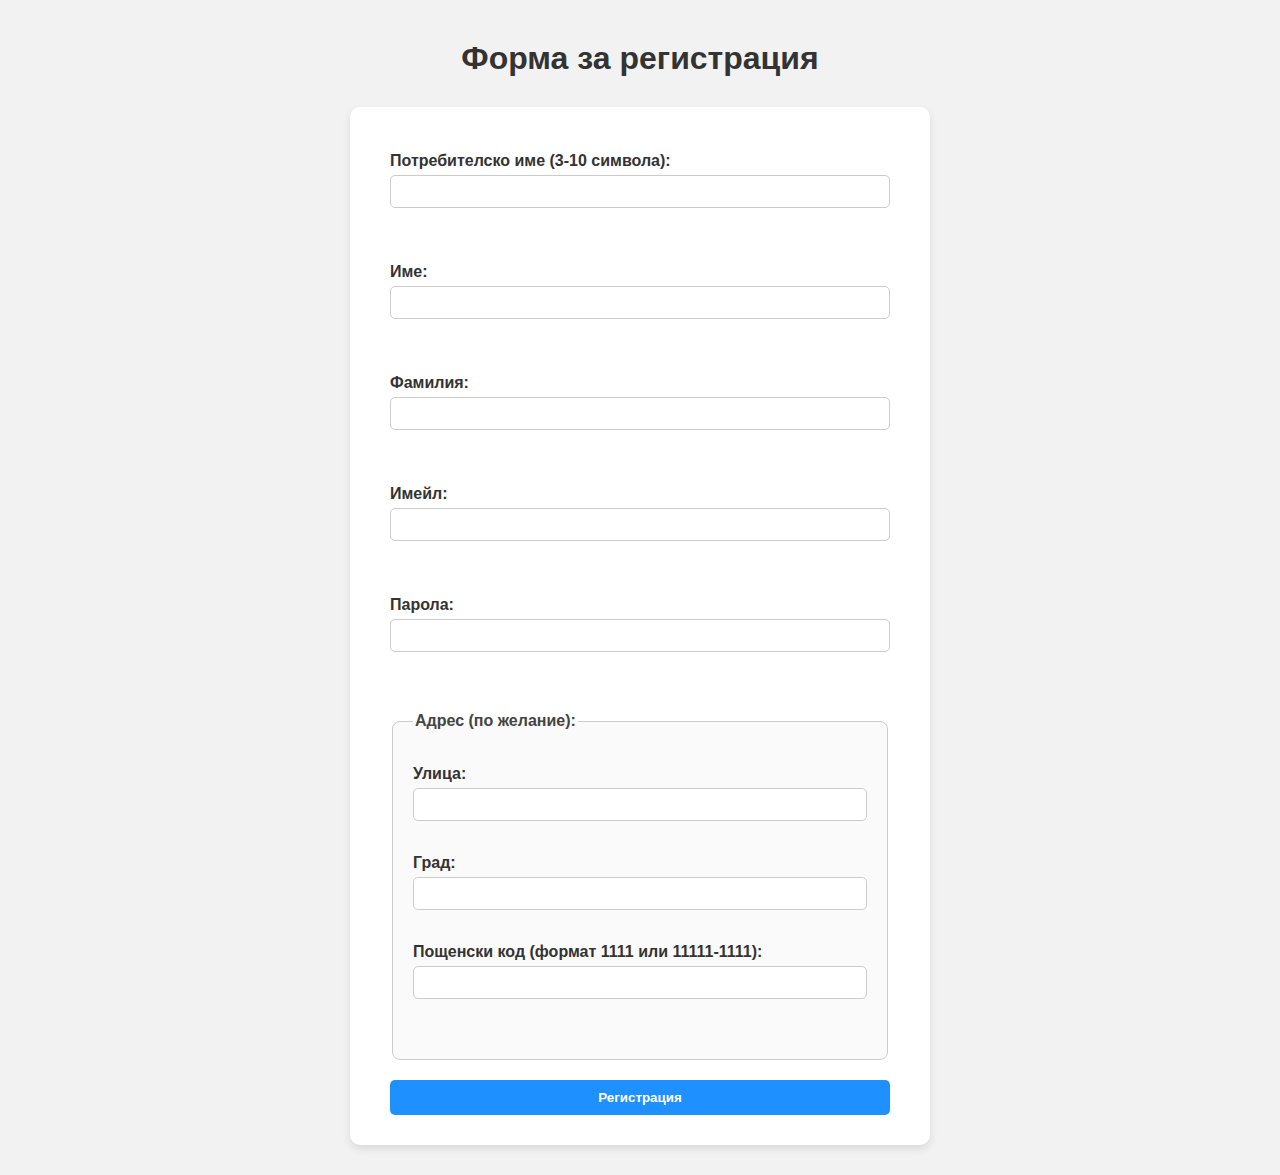
<file: JavaScript/index.html>
<!DOCTYPE html>
<html lang="bg">
<head>
  <meta charset="UTF-8">
  <title>Форма за регистрация</title>
  <link rel="stylesheet" href="style.css">
  <script src="script.js" defer></script>
</head>
  <body>
    <h1>Форма за регистрация</h1>

    <form id="registration-form">
      <label for="username">Потребителско име (3-10 символа):</label>
      <input type="text" id="username" name="username" required minlength="3" maxlength="10">
      <span class="error" id="username-error"></span>
      <br><br>

      <label for="name">Име:</label>
      <input type="text" id="name" name="name" required maxlength="50">
      <span class="error" id="name-error"></span>
      <br><br>

      <label for="family-name">Фамилия:</label>
      <input type="text" id="family-name" name="family-name" required maxlength="50">
      <span class="error" id="family-name-error"></span>
      <br><br>

      <label for="email">Имейл:</label>
      <input type="email" id="email" name="email" required>
      <span class="error" id="email-error"></span>
      <br><br>

      <label for="password">Парола:</label>
      <input type="password" id="password" name="password" required>
      <span class="error" id="password-error"></span>
      <br><br>

      <fieldset>
        <legend>Адрес (по желание):</legend>

        <label for="street">Улица:</label>
        <input type="text" id="street" name="street">
        <br><br>

        <label for="city">Град:</label>
        <input type="text" id="city" name="city">
        <br><br>

        <label for="postal-code">Пощенски код (формат 1111 или 11111-1111):</label>
        <input type="text" id="postal-code" name="postal-code">
        <span class="error" id="postal-code-error"></span>
        <br><br>
      </fieldset>

      <button type="submit" id="register-btn">Регистрация</button>
      <div id="success"></div>

    </form>
  </body>
</html>
</file>
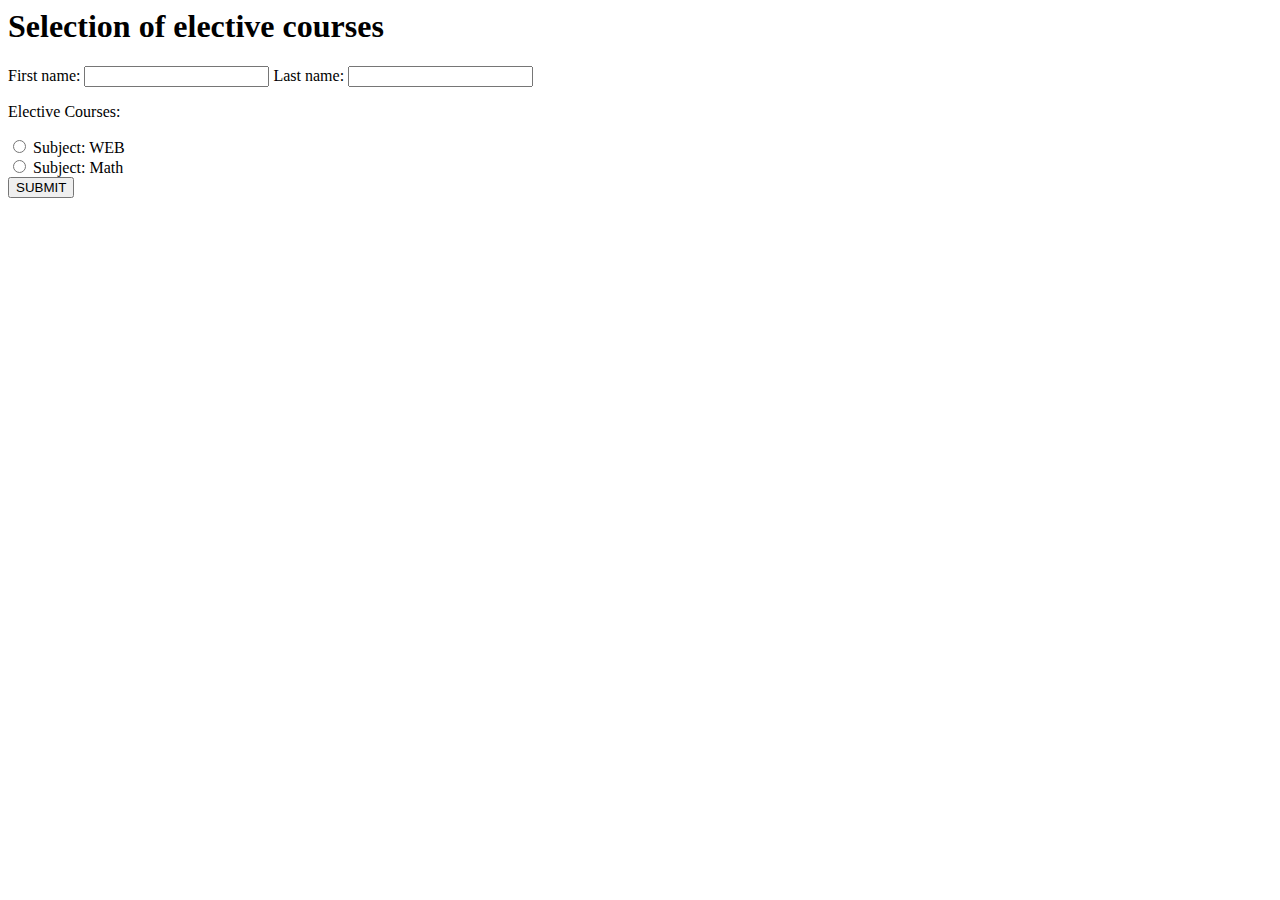
<file: 01 Forms.html>
<html>
    <body>
        <header>
            <h1>Selection of elective courses</h1>
        </header>
        <section>
            <form>
                <div>
                   <label for="firstName">First name:</label> 
                   <input type="text" id="fname" name="fname">
                   <label for="lastName">Last name:</label> 
                   <input type="text" id="fname" name="fname">
                </div>
                <div>
                    <p>Elective Courses:</p>
                </div>
                <div>
                    <input type="radio" id="WEB" name="Web" value="WEB1"> 
                    <label for="WEB">Subject: WEB</label> <br>
                    <input type="radio" id="Math" name="Mathematics" value="Math1"> 
                    <label for="Math">Subject: Math</label> <br>
                </div>
                <div>
                    <input type="submit" value="SUBMIT">
                </div>
            </form>
        </section>
    </body>
</html>
</file>
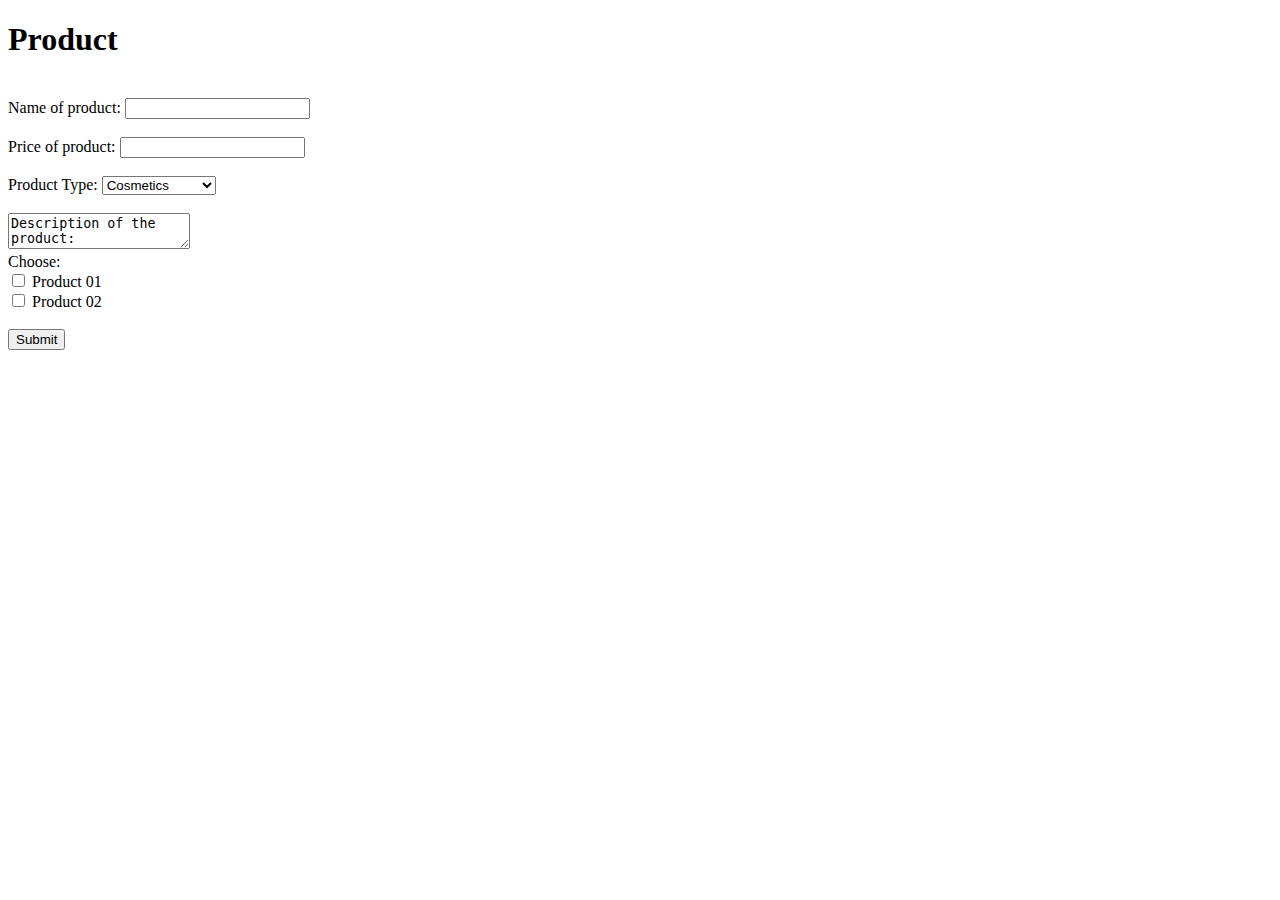
<file: products.html>
<!DOCTYPE html>
    <html>
        <body>
            <h1>Product</h1>
            <br>
            <form action="products.php" method="POST">
                <div>
                <label for="productName">Name of product:</label>
                <input id="productName" type="text" name="product">
                </div>
                <br>
                <div>
                    <label for="priceOfProdut">Price of product:</label>
                    <input id="priceOfProdut" type="number" name="Price">
                </div>
                <br>
                <div>
                    <label for="productType">Product Type:</label>
                    <select id="productType" name="prodType">
                        <option values="P1">Cosmetics</option>
                        <option values="P2">Home Products</option>
                        <option values="P3">Clothes</option>
                    </select> 
                </div><br>
                <div> <textarea name="productDescription">Description of the product:</textarea></div>
               <div>
                    <label for="productCheck">Choose:</label><br>
                    <input id="p1" type="checkbox" name="prod1" value="product1">
                    <label for="p1">Product 01</label>
                    <br>
                    <input id="p2" type="checkbox" name="prod2" value="product2">
                    <label for="p2">Product 02</label>
               </div><br>
               <input type="submit" name="SUBMIT:">
            </form>
        </body>
    </html>
</file>
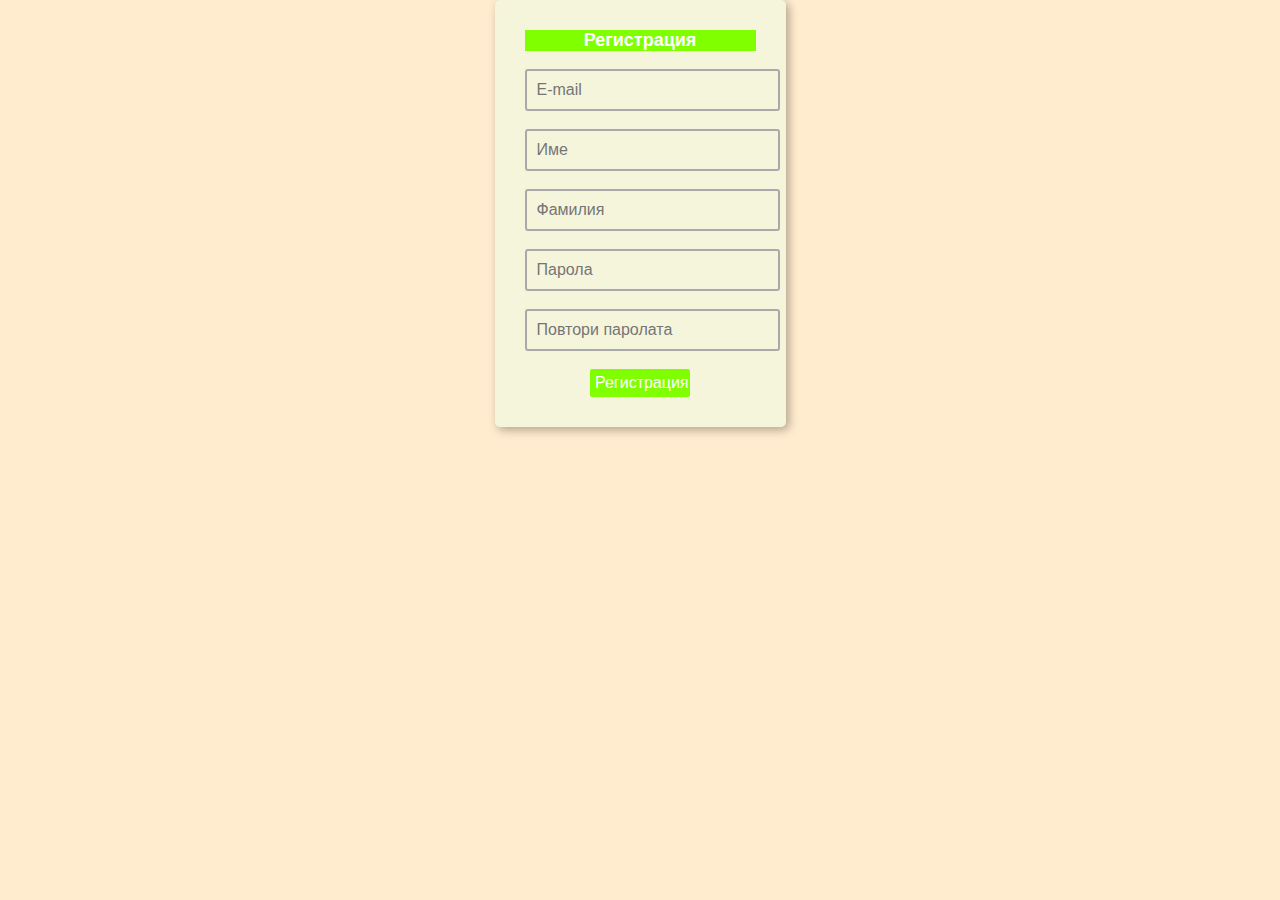
<file: 03 Registration/Registration.html>
<!DOCTYPE html>
<html lang="bg">
    <head>
        <meta charset="UTF-8">
        <title>Регистрация</title>
        <link rel="stylesheet" href="registration.css">
    </head>
    <body>
        <div class ="registration-box">
            <h2>Регистрация</h2>
            <form>
                <br>
                <input type="email" id="email" name="email" placeholder="E-mail"><br>

                <br>
                <input type="text" id="fname" name="fname" placeholder="Име" required><br>
        
                <br>
                <input type="text" id="lname" name="lname"placeholder="Фамилия" required><br>
        
                <br>
                <input type="password" id="password" name="password" placeholder="Парола" required><br>
        
                <br>
                <input type="password" id="confirm-password" name="confirm-password" placeholder="Повтори паролата"  required><br><br>
        
                <button type="submit">Регистрация</button><br>
            </form>
        </div>
    </body>
</html>
</file>
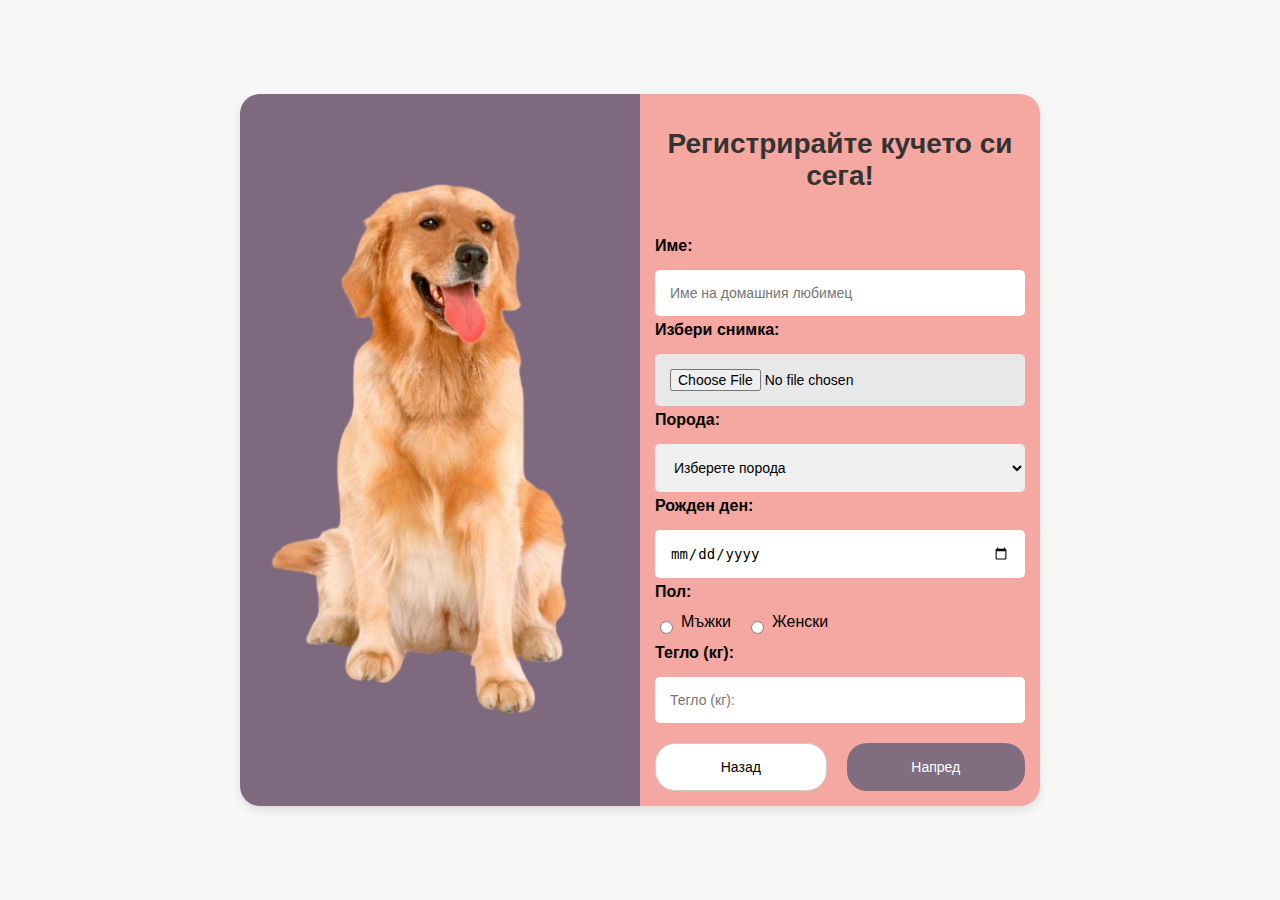
<file: Form/Dog Form.html>
<!DOCTYPE html>
<html lang="bg">
<head>
    <meta charset="UTF-8">
    <meta name="viewport" content="width=device-width, initial-scale=1.0">
    <title>Регистрация на домашен любимец: Куче</title>
    <link rel="stylesheet" href="dog.css">
</head>
<body>
    <div class="container">
        <div class="image-container">
            <img src="dog.png" alt="куче">
        </div>
        <div class="form-container">
            <h1> Регистрирайте кучето си сега!</h1>
            <form>
                <label for="name">Име:</label>
                <input type="text" placeholder="Име на домашния любимец" id="name" name="name" required>

                <label for="photo">Избери снимка:</label>
                <input type="file" id="photo" name="photo" accept="image/*">

                <label for="breed">Порода:</label>
                <select id="breed" name="breed">
                    <option value="">Изберете порода</option>
                    <option value="bulldog">Булдог</option>
                    <option value="labrador">Лабрадор</option>
                    <option value="germanshepherd">Немска овчарка</option>
                    <option value="poodle">Пудел</option>
                    <option value="beagle">Бийгъл</option>
                </select>
                
                <label for="birthday">Рожден ден:</label>
                <input type="date" id="birthday" name="birthday">
                
                <label>Пол:</label>
                <div class="radio-group">
                    <label><input type="radio" name="gender" value="male"> Мъжки</label>
                    <label><input type="radio" name="gender" value="female"> Женски</label>
                </div>
                
                <label for="weight">Тегло (кг):</label>
                <input type="number" id="weight" name="weight" placeholder="Тегло (кг):" min="0" step="0.1">

                <div class="navigation-buttons">
                    <button type="button">Назад</button>
                    <button type="button">Напред</button>
                </div>
            </form>
        </div>
    </div>
</body>
</html>
</file>
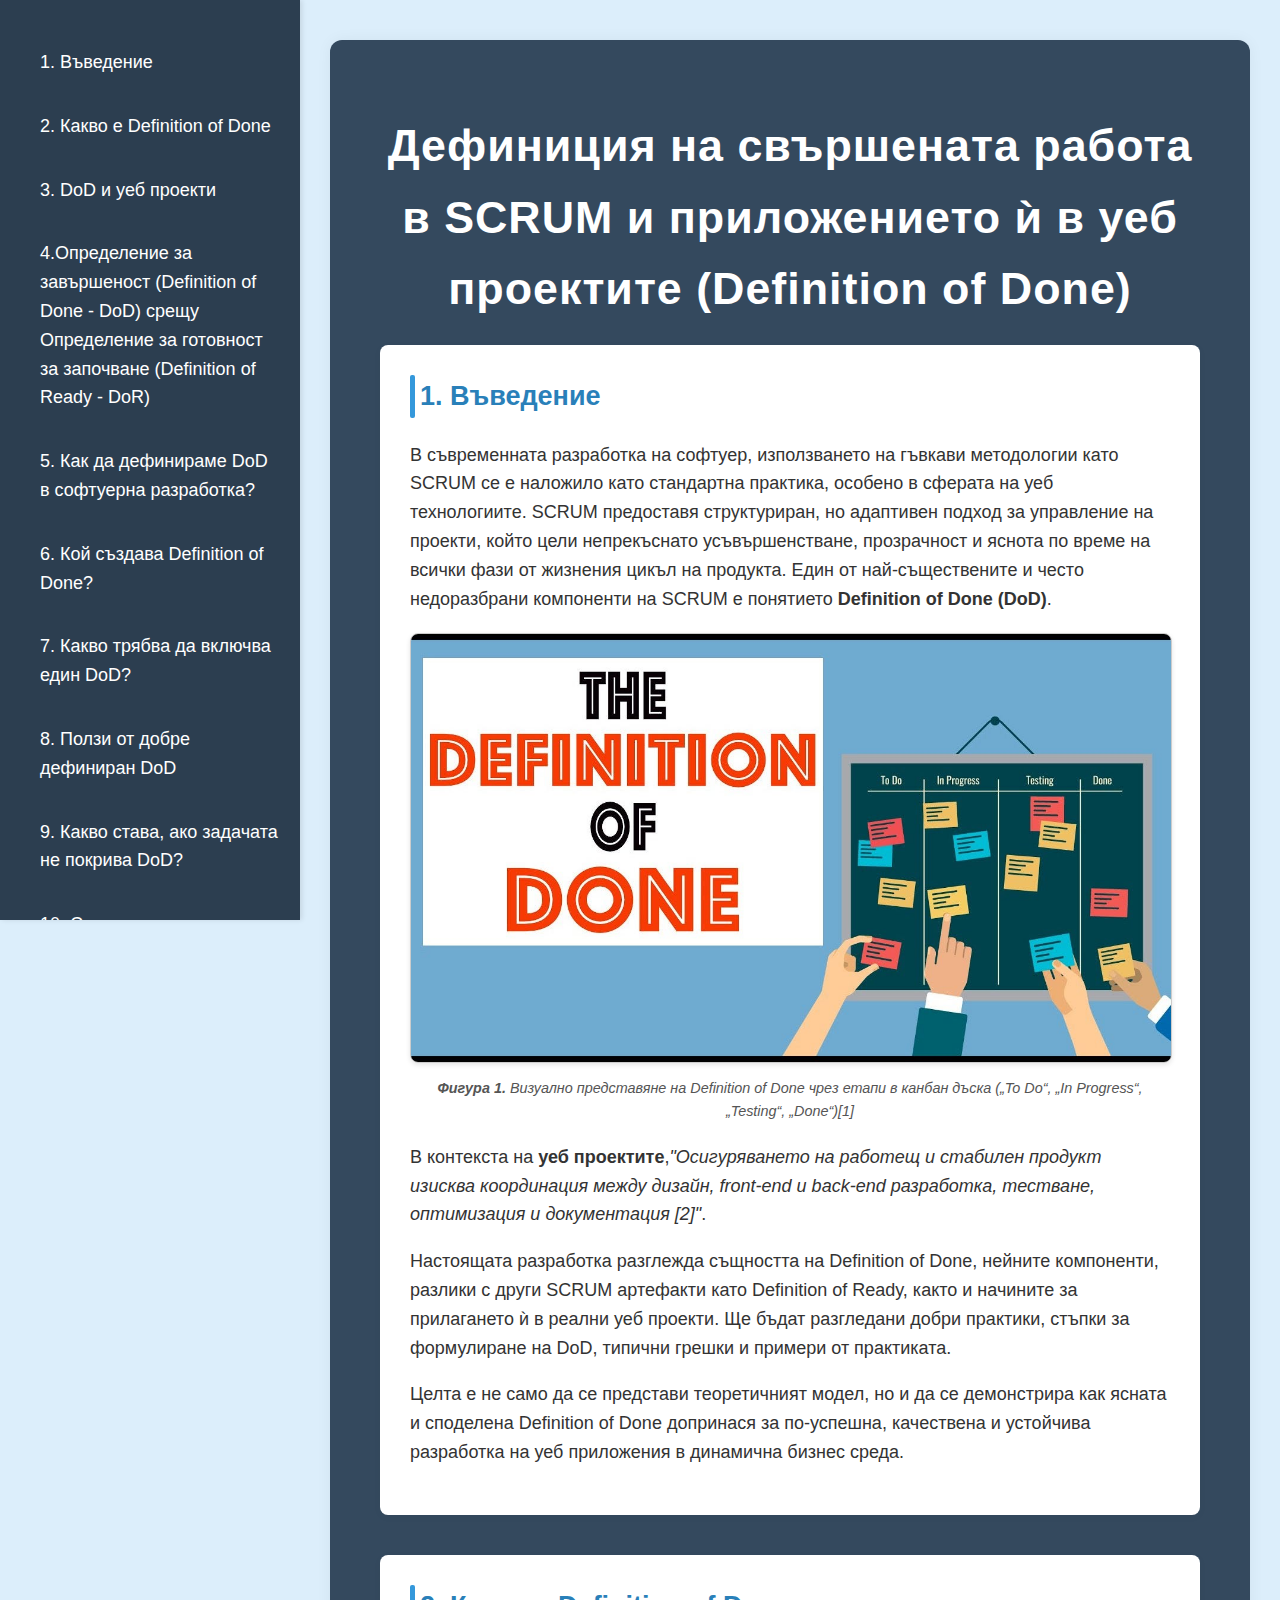
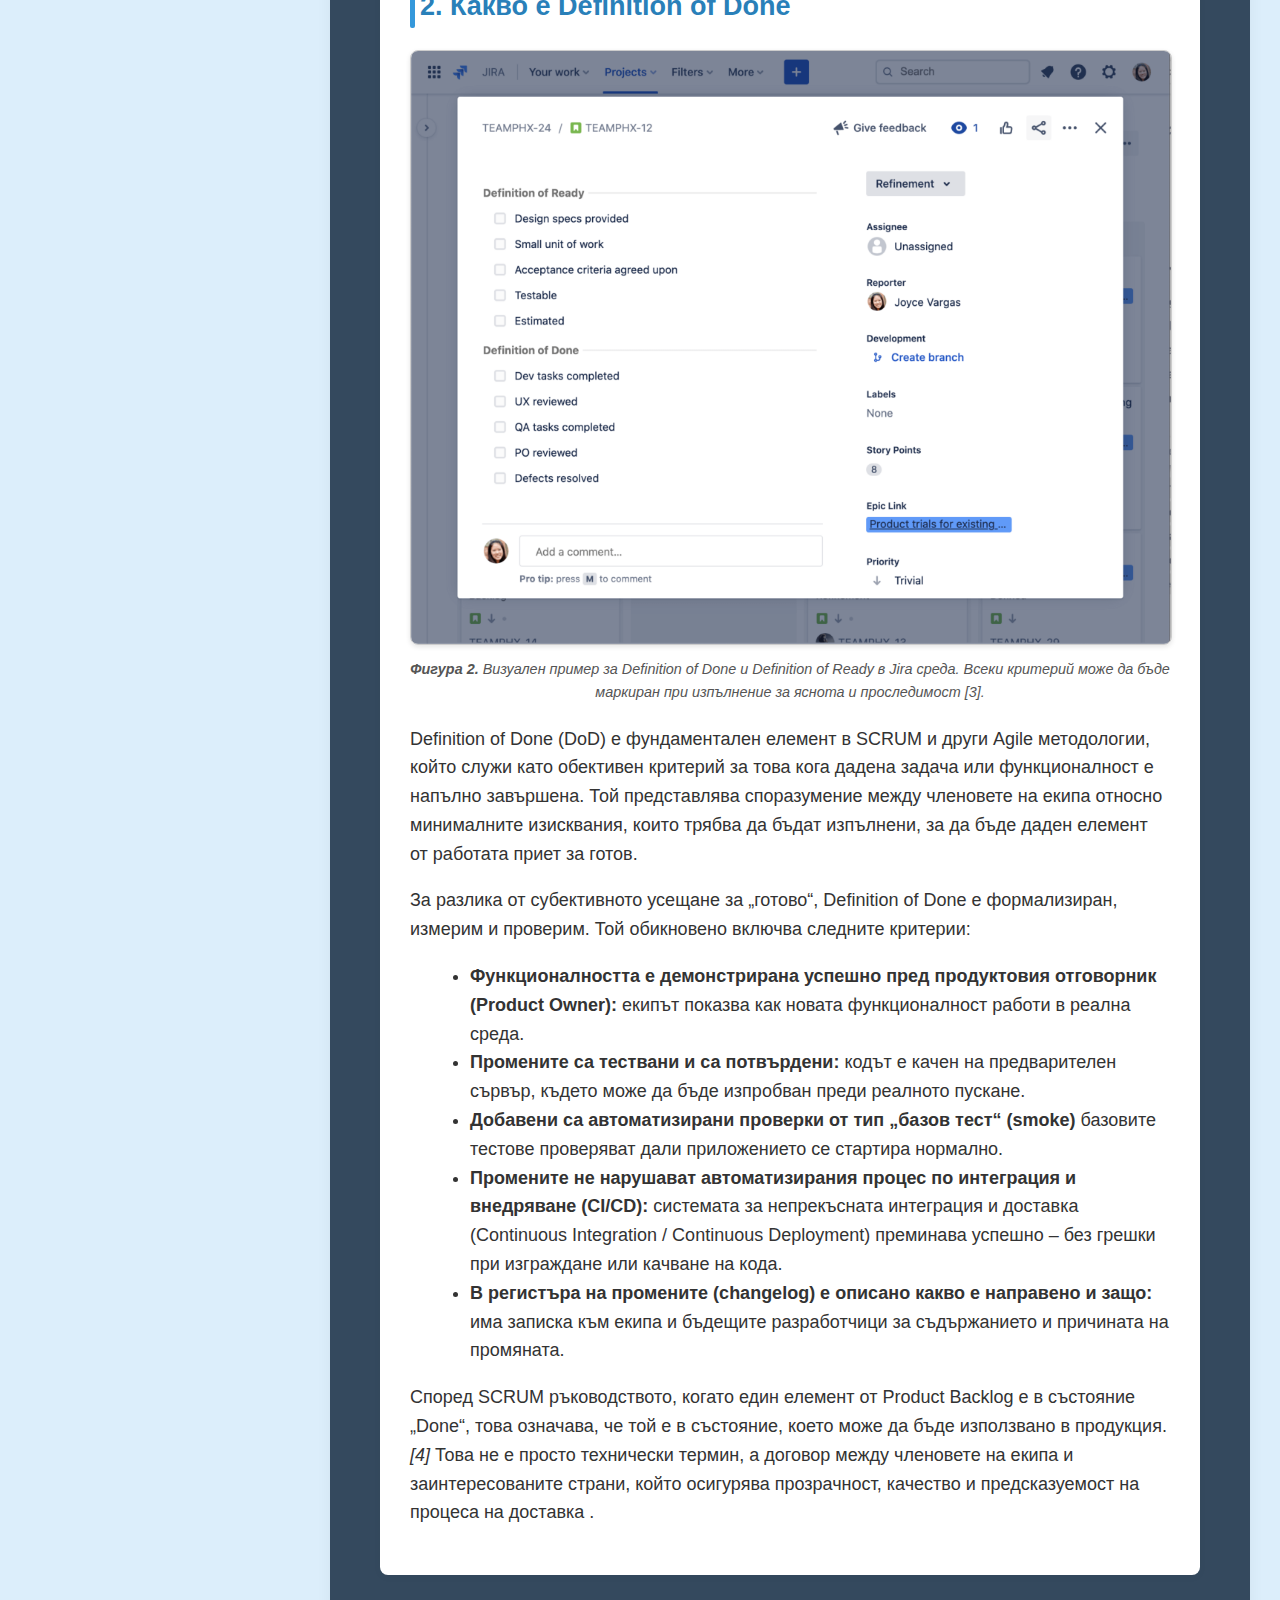
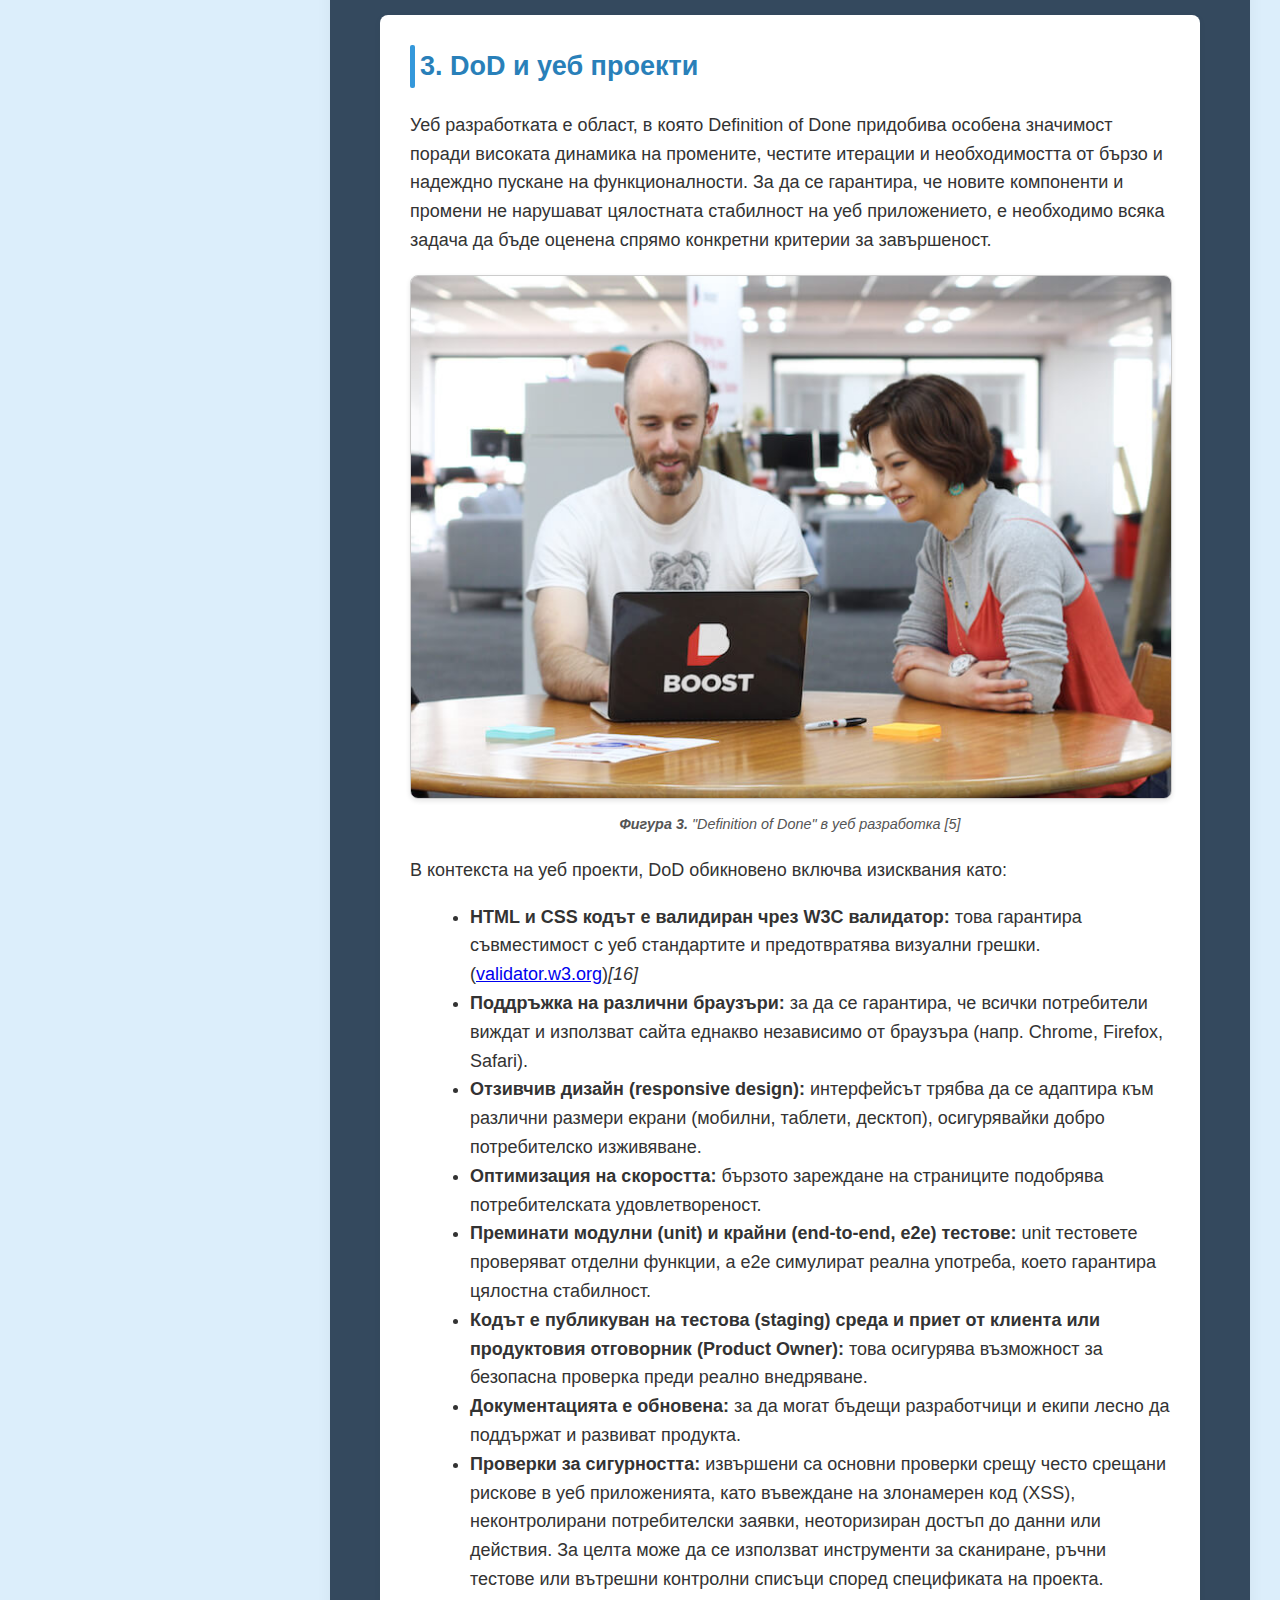
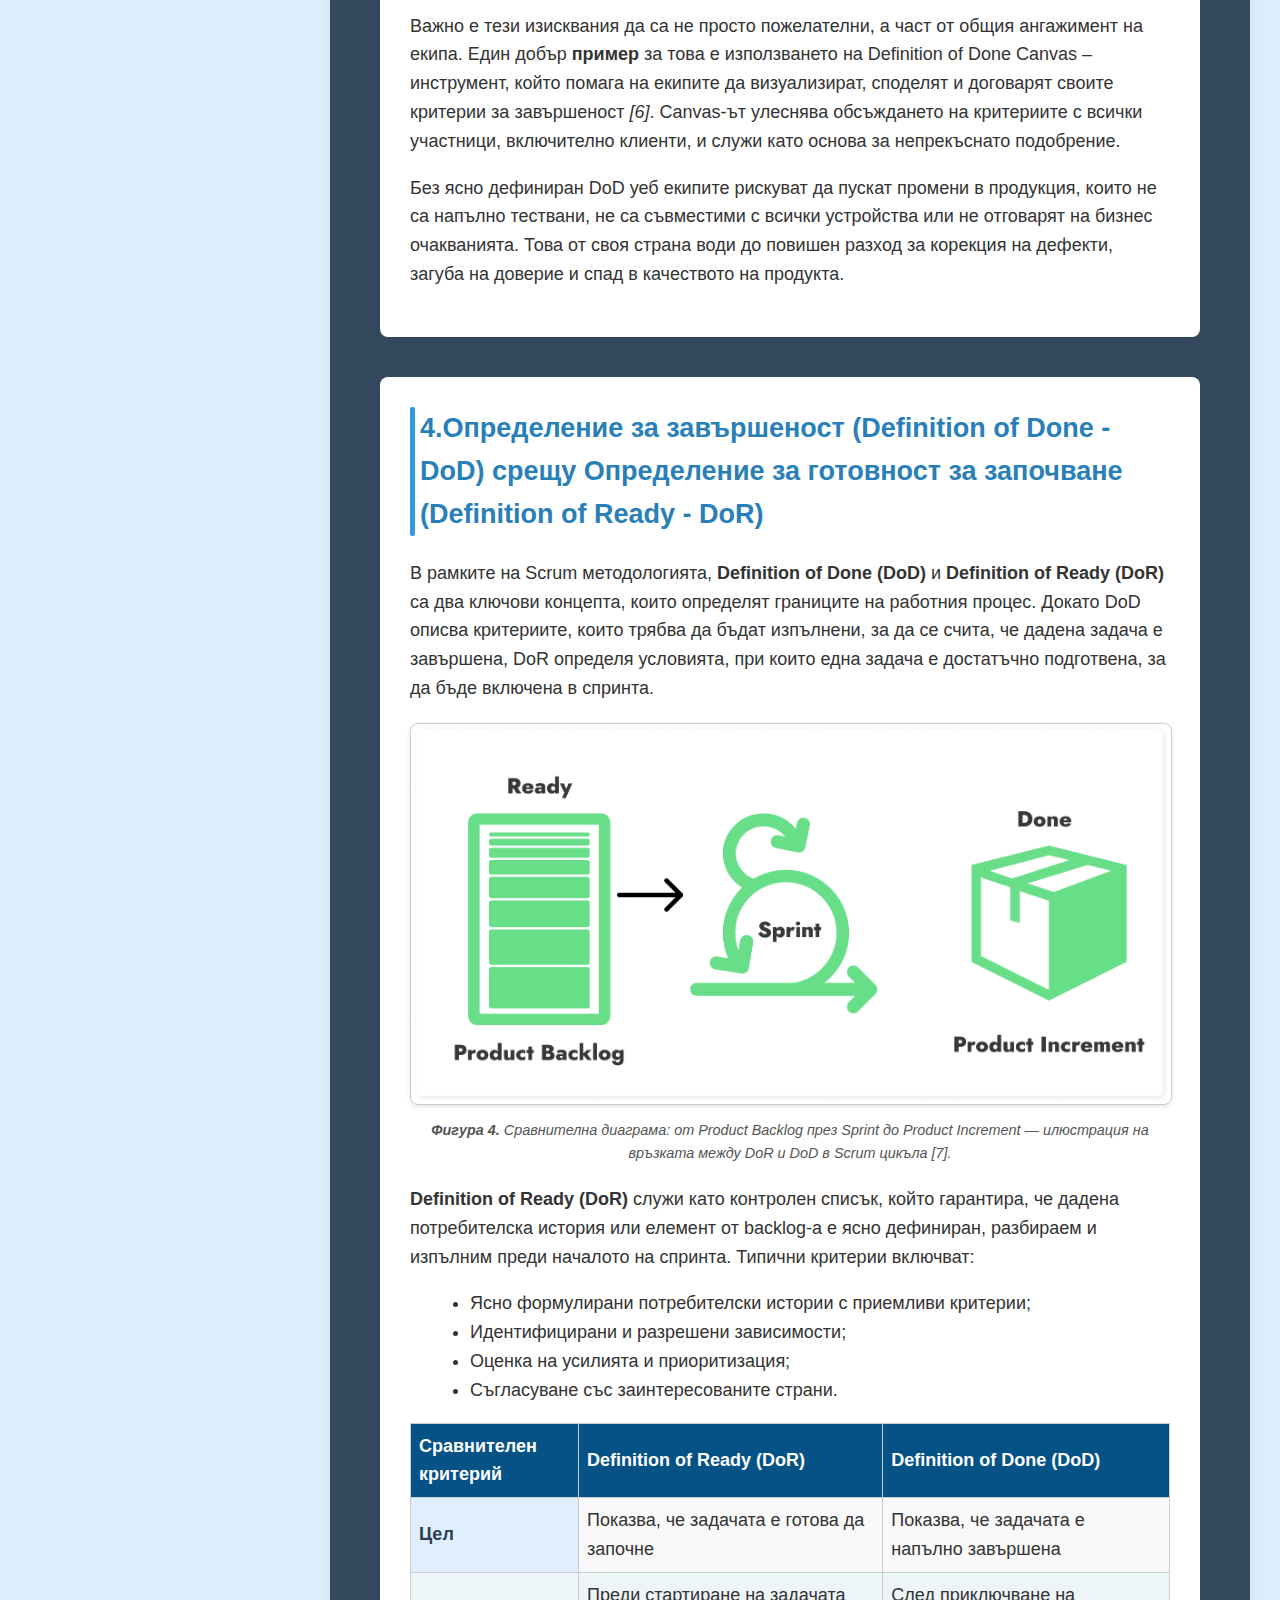
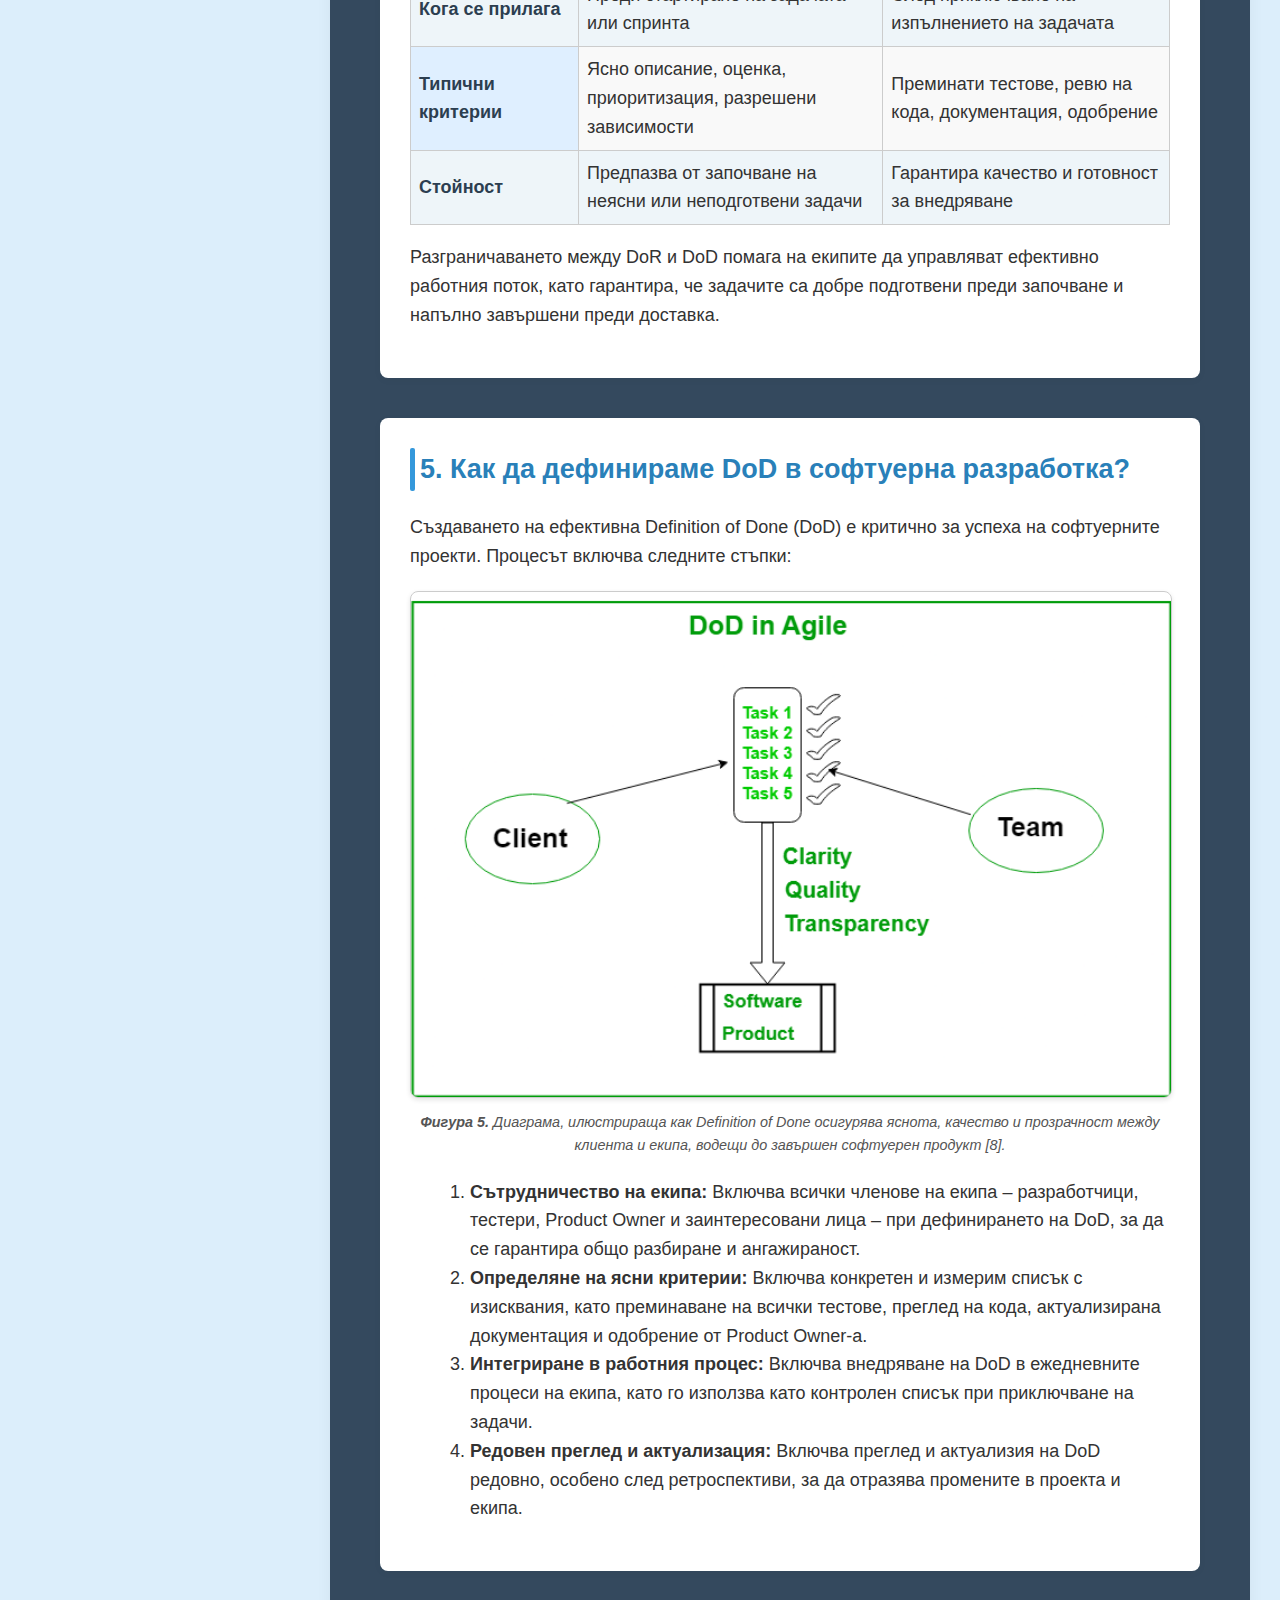
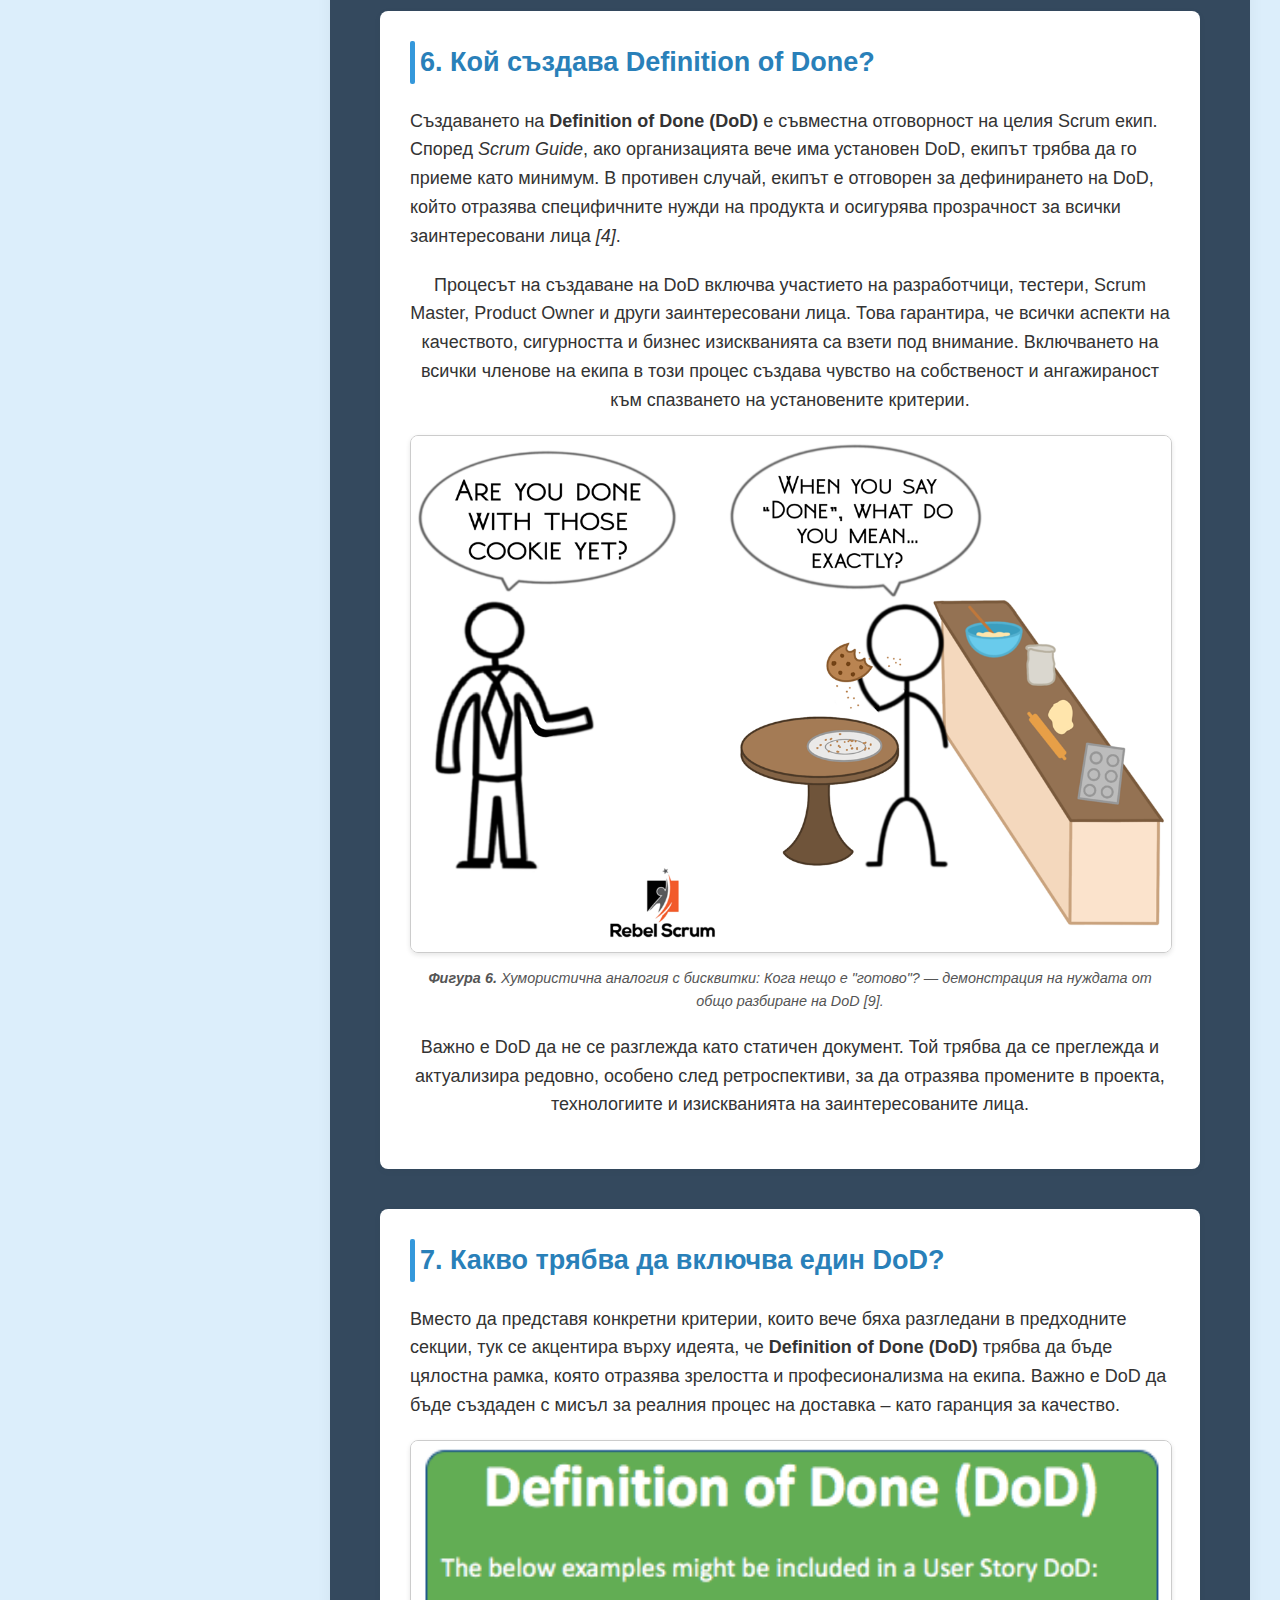
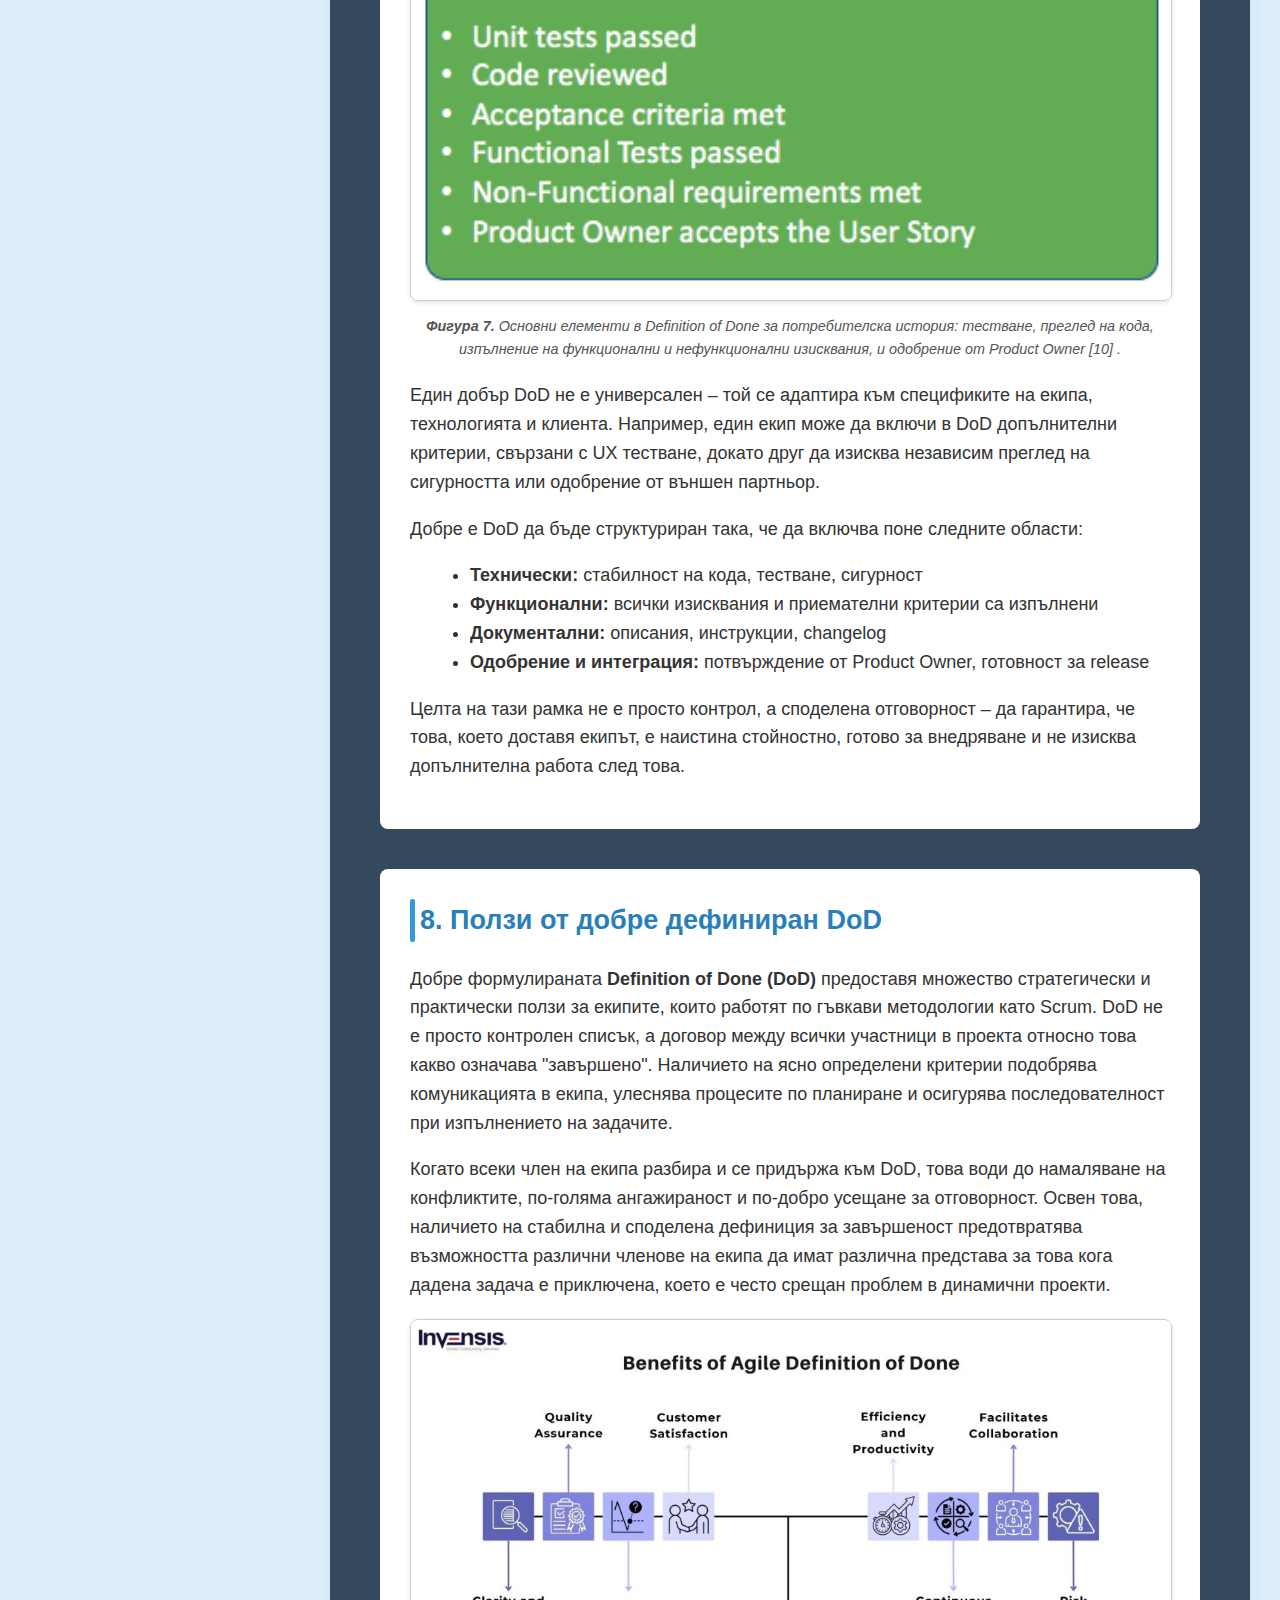
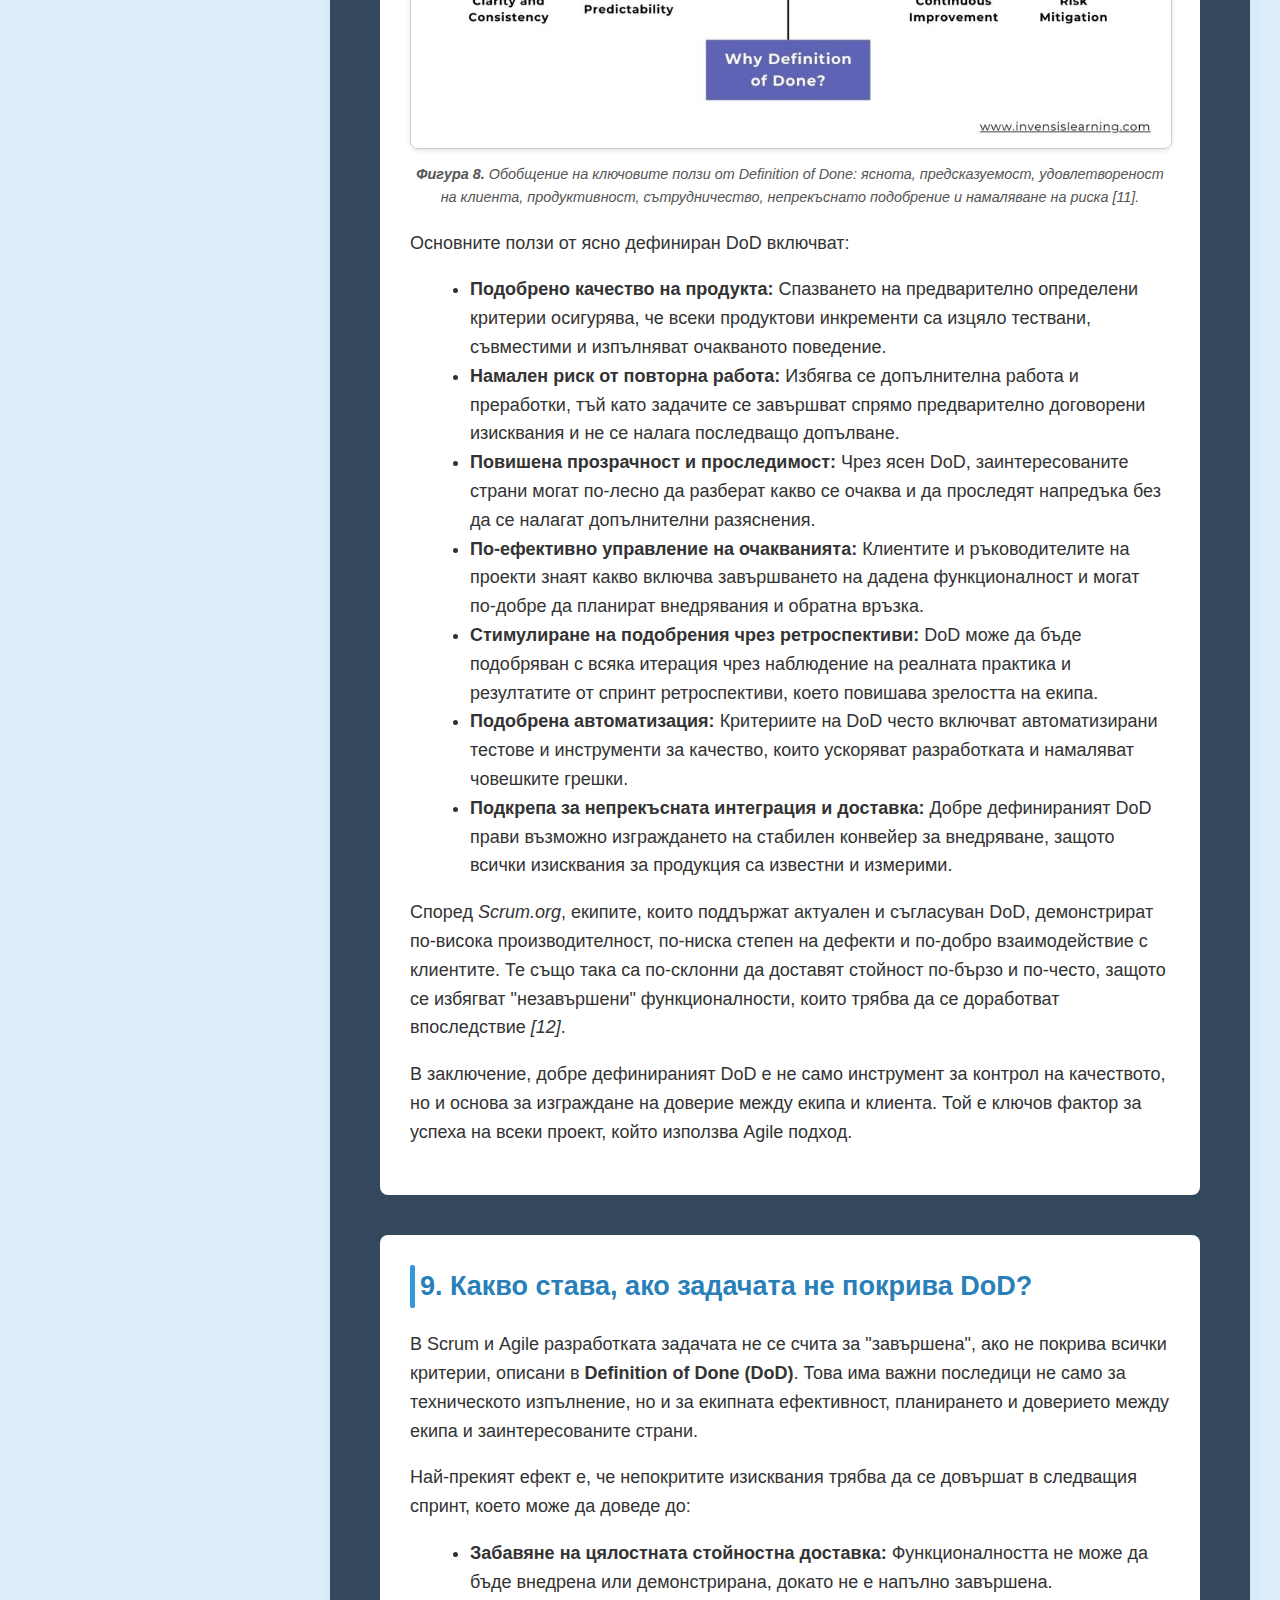
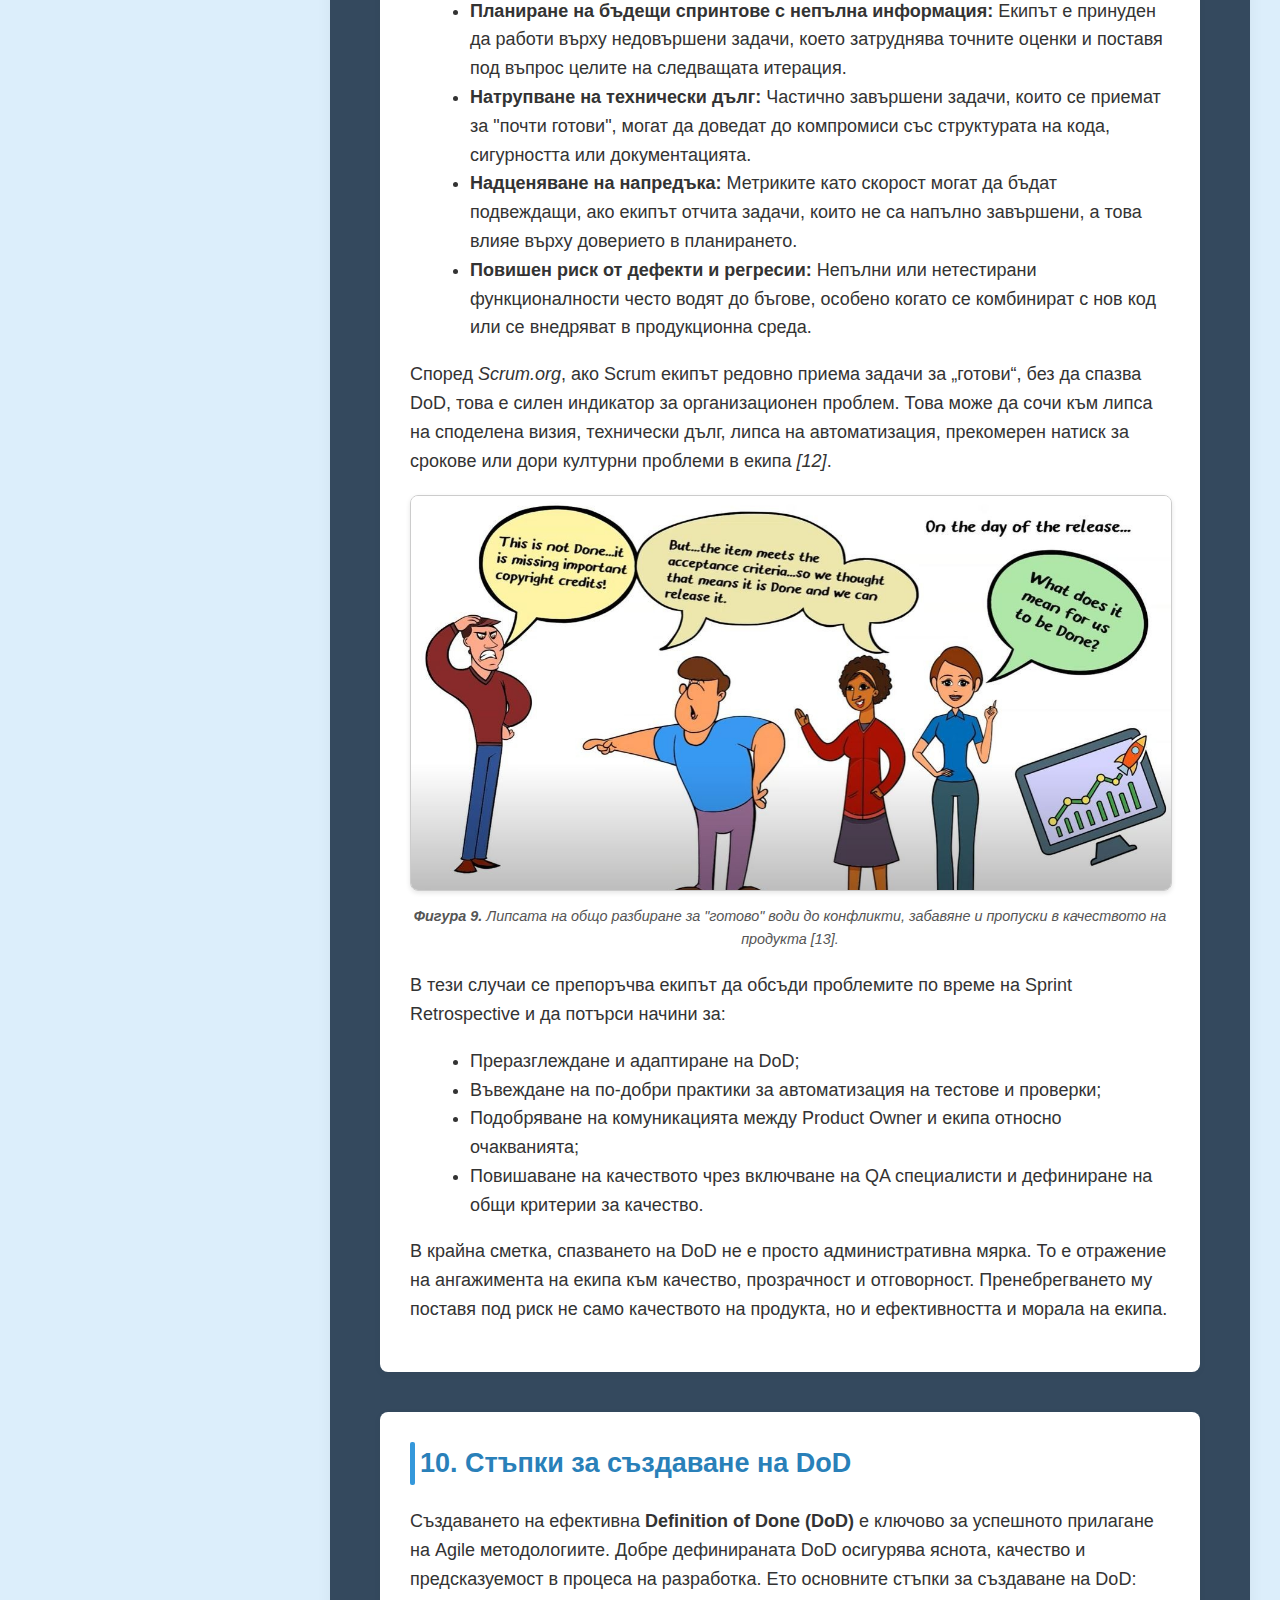
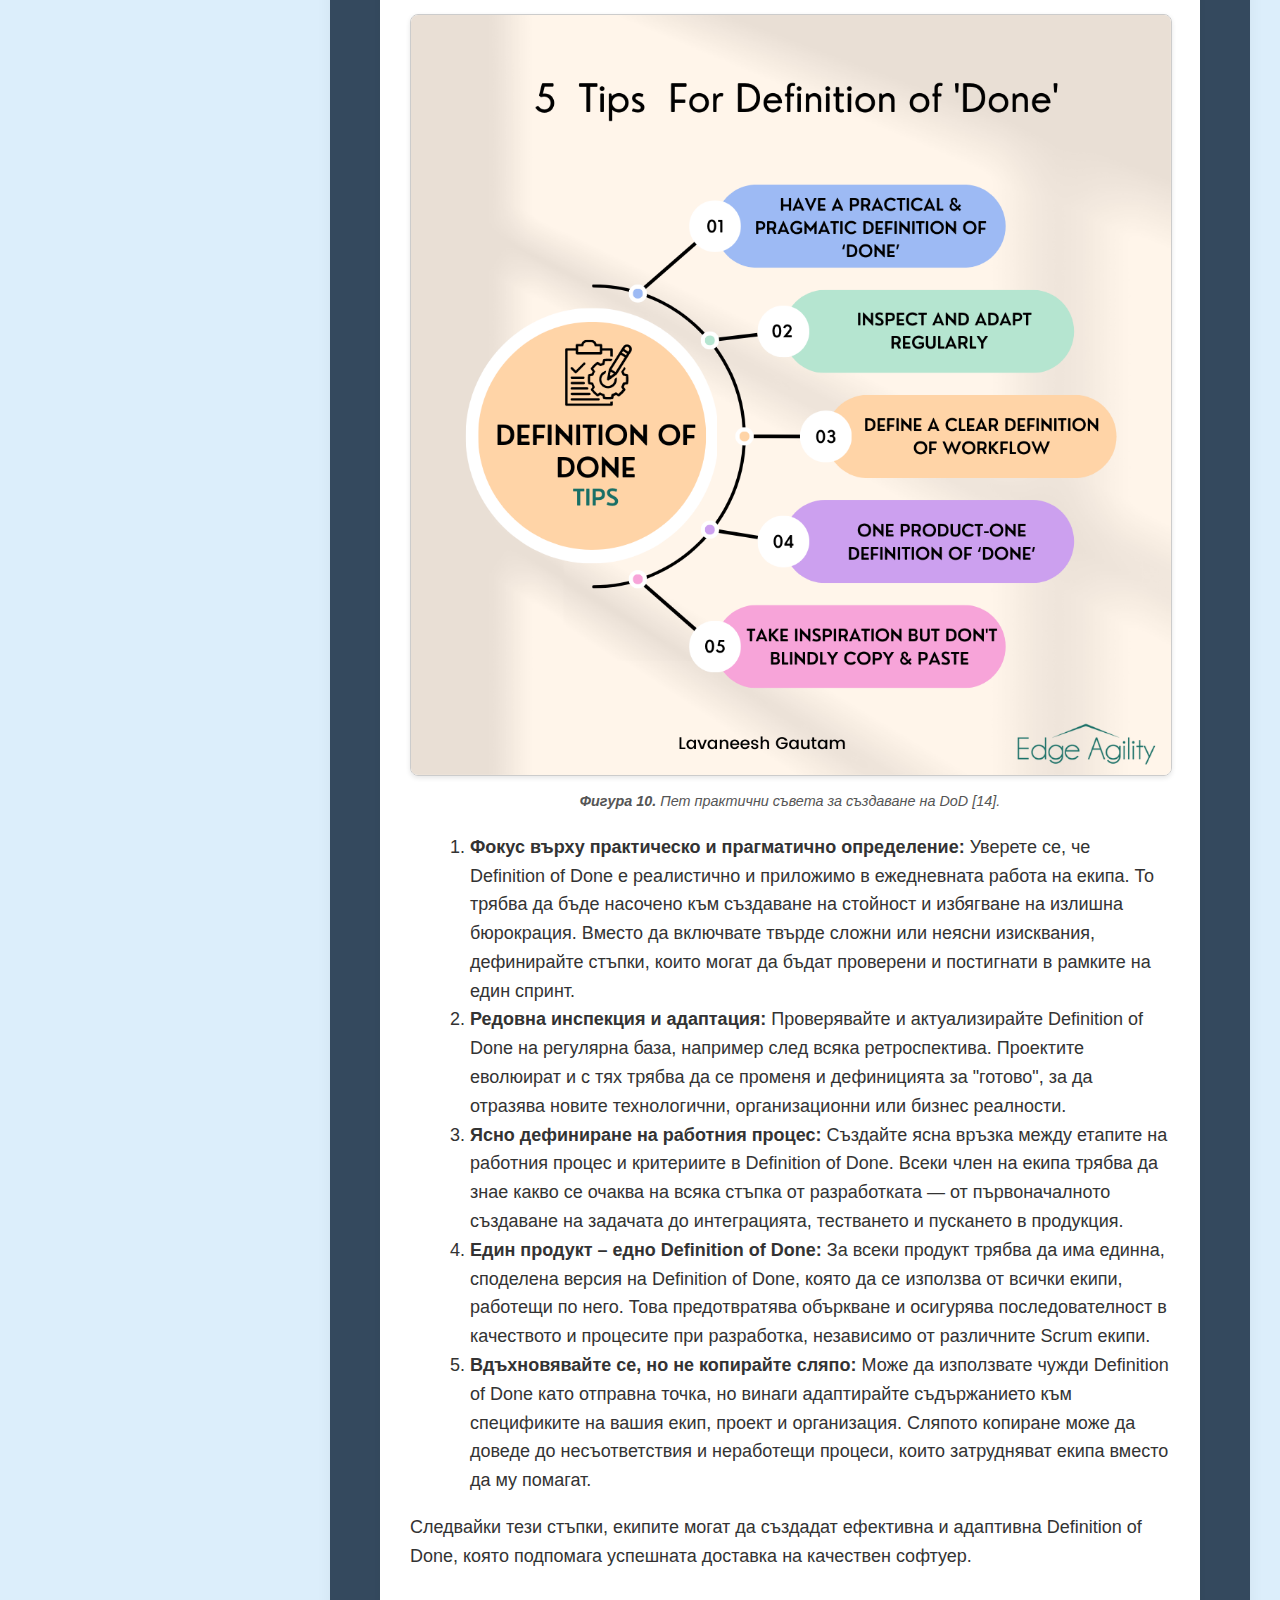
<file: Website/referat_v3.html>
<!DOCTYPE html>
<html lang="bg">
<head>
  <meta charset="UTF-8" />
  <meta name="viewport" content="width=device-width, initial-scale=1.0" />
  <title>Дефиниция на свършената работа в SCRUM и приложението ѝ в уеб проектите (Definition of Done)</title>
  <link rel="stylesheet" href="style.css" />
</head>
<body>
  <div class="container">
    <nav class="sidebar">
      <ul>
        <li><a href="#intro">1. Въведение</a></li>
        <li><a href="#what-is-dod">2. Какво е Definition of Done</a></li>
        <li><a href="#web">3. DoD и уеб проекти</a></li>
        <li><a href="#vs-ready">4.Определение за завършеност (Definition of Done - DoD) срещу Определение за готовност за започване (Definition of Ready - DoR)</a></li>
        <li><a href="#how-to-define">5. Как да дефинираме DoD в софтуерна разработка?</a></li>
        <li><a href="#who-defines">6. Кой създава Definition of Done?</a></li>
        <li><a href="#areas">7. Какво трябва да включва един DoD?</a></li>
        <li><a href="#benefits">8. Ползи от добре дефиниран DoD</a></li>
        <li><a href="#what-if">9. Какво става, ако задачата не покрива DoD?</a></li>
        <li><a href="#steps">10. Стъпки за създаване на DoD</a></li>
        <li><a href="#canvas">11. Definition of Done Canvas</a></li>
        <li><a href="#code">12. Примери с код</a></li>
        <li><a href="#end">13. Заключение</a></li>
        <li><a href="#sources">14. Източници</a></li>
      </ul>
    </nav>

    <main>
      <header>
        <h1>Дефиниция на свършената работа в SCRUM и приложението ѝ в уеб проектите (Definition of Done)</h1>
      </header>

      <section id="intro"> 
        <h2>1. Въведение</h2>
        <p>
          В съвременната разработка на софтуер, използването на гъвкави методологии като SCRUM се е наложило като стандартна практика, особено в сферата на уеб технологиите. SCRUM предоставя структуриран, но адаптивен подход за управление на проекти, който цели непрекъснато усъвършенстване, прозрачност и яснота по време на всички фази от жизнения цикъл на продукта. Един от най-съществените и често недоразбрани компоненти на SCRUM е понятието <strong>Definition of Done (DoD)</strong>.
        </p>
        
        <figure>
            <img src="resources/173_01.jpg" alt="Визуализация на Definition of Done чрез канбан дъска" style="max-width:100%; height:auto;">
            <figcaption><strong>Фигура 1.</strong><em> Визуално представяне на Definition of Done чрез етапи в канбан дъска („To Do“, „In Progress“, „Testing“, „Done“)<cite>[1]</cite></em></figcaption>
          </figure>

        <p>
          В контекста на <strong>уеб проектите</strong>,<em>"Осигуряването на работещ и стабилен продукт изисква координация между дизайн, front-end и back-end разработка, тестване, оптимизация и документация <cite>[2]</cite>"</em>.
        </p>
      
        <p>
          Настоящата разработка разглежда същността на Definition of Done, нейните компоненти, разлики с други SCRUM артефакти като Definition of Ready, както и начините за прилагането ѝ в реални уеб проекти. Ще бъдат разгледани добри практики, стъпки за формулиране на DoD, типични грешки и примери от практиката.
        </p>
      
        <p>
          Целта е не само да се представи теоретичният модел, но и да се демонстрира как ясната и споделена Definition of Done допринася за по-успешна, качествена и устойчива разработка на уеб приложения в динамична бизнес среда.
        </p>
      </section>
      

      <section id="what-is-dod">
        <h2>2. Какво е Definition of Done</h2>
        <figure>
          <img src="resources/173_02.png" alt="Пример за Definition of Done и Definition of Ready в Jira" style="max-width:100%; height:auto;">
          <figcaption><strong>Фигура 2.</strong> <em>Визуален пример за Definition of Done и Definition of Ready в Jira среда. Всеки критерий може да бъде маркиран при изпълнение за яснота и проследимост <cite>[3]</cite>.</em></figcaption>
        </figure>
        
        <p>
          Definition of Done (DoD) е фундаментален елемент в SCRUM и други Agile методологии, който служи като обективен критерий за това кога дадена задача или функционалност е напълно завършена. Той представлява споразумение между членовете на екипа относно минималните изисквания, които трябва да бъдат изпълнени, за да бъде даден елемент от работата приет за готов.
        </p>
      
        <p>
          За разлика от субективното усещане за „готово“, Definition of Done е формализиран, измерим и проверим. Той обикновено включва следните критерии:
        </p>
          <ul>
          <li><strong>Функционалността е демонстрирана успешно пред продуктовия отговорник (Product Owner):</strong> екипът показва как новата функционалност работи в реална среда.</li>
          <li><strong>Промените са тествани и са потвърдени:</strong> кодът е качен на предварителен сървър, където може да бъде изпробван преди реалното пускане.</li>
          <li><strong>Добавени са автоматизирани проверки от тип „базов тест“ (smoke) </strong> базовите тестове проверяват дали приложението се стартира нормално.</li>
          <li><strong>Промените не нарушават автоматизирания процес по интеграция и внедряване (CI/CD):</strong> системата за непрекъсната интеграция и доставка (Continuous Integration / Continuous Deployment) преминава успешно – без грешки при изграждане или качване на кода.</li>
          <li><strong>В регистъра на промените (changelog) е описано какво е направено и защо:</strong> има записка към екипа и бъдещите разработчици за съдържанието и причината на промяната.</li>
        </ul>
        <p>
          Според SCRUM ръководството, когато един елемент от Product Backlog е в състояние „Done“, това означава, че той е в състояние, което може да бъде използвано в продукция.<cite>[4]</cite> Това не е просто технически термин, а договор между членовете на екипа и заинтересованите страни, който осигурява прозрачност, качество и предсказуемост на процеса на доставка .
        </p>
      </section>
      
      <section id="web">
        <h2>3. DoD и уеб проекти</h2>
        <p>
          Уеб разработката е област, в която Definition of Done придобива особена значимост поради високата динамика на промените, честите итерации и необходимостта от бързо и надеждно пускане на функционалности. За да се гарантира, че новите компоненти и промени не нарушават цялостната стабилност на уеб приложението, е необходимо всяка задача да бъде оценена спрямо конкретни критерии за завършеност.
        </p>
        <figure>
          <img src="resources/173_03.jpg" alt="Definition of Done for Web Projects" style="max-width:100%; height:auto;">
          <figcaption><strong>Фигура 3.</strong> <em>"Definition of Done" в уеб разработка <cite>[5]</cite></em></figcaption>
        </figure>
        
        <p>
          В контекста на уеб проекти, DoD обикновено включва изисквания като:
          <ul>
            <li><strong>HTML и CSS кодът е валидиран чрез W3C валидатор:</strong> това гарантира съвместимост с уеб стандартите и предотвратява визуални грешки. (<a href="https://validator.w3.org/" target="_blank">validator.w3.org</a>)<cite>[16]</cite></li>
            <li><strong>Поддръжка на различни браузъри:</strong> за да се гарантира, че всички потребители виждат и използват сайта еднакво независимо от браузъра (напр. Chrome, Firefox, Safari).</li>
            <li><strong>Отзивчив дизайн (responsive design):</strong> интерфейсът трябва да се адаптира към различни размери екрани (мобилни, таблети, десктоп), осигурявайки добро потребителско изживяване.</li>
            <li><strong>Оптимизация на скоростта:</strong> бързото зареждане на страниците подобрява потребителската удовлетвореност. </li>
            <li><strong>Преминати модулни (unit) и крайни (end-to-end, e2e) тестове:</strong> unit тестовете проверяват отделни функции, а e2e симулират реална употреба, което гарантира цялостна стабилност.</li>
            <li><strong>Кодът е публикуван на тестова (staging) среда и приет от клиента или продуктовия отговорник (Product Owner):</strong> това осигурява възможност за безопасна проверка преди реално внедряване.</li>
            <li><strong>Документацията е обновена:</strong> за да могат бъдещи разработчици и екипи лесно да поддържат и развиват продукта.</li>
            <li><strong>Проверки за сигурността:</strong> извършени са основни проверки срещу често срещани рискове в уеб приложенията, като въвеждане на злонамерен код (XSS), неконтролирани потребителски заявки, неоторизиран достъп до данни или действия. За целта може да се използват инструменти за сканиране, ръчни тестове или вътрешни контролни списъци според спецификата на проекта.</li>
          </ul>


        </p>
      
        <p>
          Важно е тези изисквания да са не просто пожелателни, а част от общия ангажимент на екипа. Един добър <strong>пример</strong> за това е използването на Definition of Done Canvas – инструмент, който помага на екипите да визуализират, споделят и договарят своите критерии за завършеност <cite>[6]</cite>. Canvas-ът улеснява обсъждането на критериите с всички участници, включително клиенти, и служи като основа за непрекъснато подобрение.
        </p>
      
        <p>
          Без ясно дефиниран DoD уеб екипите рискуват да пускат промени в продукция, които не са напълно тествани, не са съвместими с всички устройства или не отговарят на бизнес очакванията. Това от своя страна води до повишен разход за корекция на дефекти, загуба на доверие и спад в качеството на продукта.
        </p>
      </section>

      <section id="vs-ready">
        <h2>4.Определение за завършеност (Definition of Done - DoD) срещу Определение за готовност за започване (Definition of Ready - DoR)</h2>
        <p>
          В рамките на Scrum методологията, <strong>Definition of Done (DoD)</strong> и <strong>Definition of Ready (DoR)</strong> са два ключови концепта, които определят границите на работния процес. Докато DoD описва критериите, които трябва да бъдат изпълнени, за да се счита, че дадена задача е завършена, DoR определя условията, при които една задача е достатъчно подготвена, за да бъде включена в спринта.
        </p>
        <figure>
          <img src="resources/173_04.png" alt="Сравнение между Definition of Ready и Definition of Done в Scrum" style="max-width:100%; height:auto;">
          <figcaption><strong>Фигура 4.</strong> <em>Сравнителна диаграма: от Product Backlog през Sprint до Product Increment — илюстрация на връзката между DoR и DoD в Scrum цикъла <cite>[7]</cite>.</em></figcaption>
        </figure>
      
        <p>
          <strong>Definition of Ready (DoR)</strong> служи като контролен списък, който гарантира, че дадена потребителска история или елемент от backlog-а е ясно дефиниран, разбираем и изпълним преди началото на спринта. Типични критерии включват:
          <ul>
            <li>Ясно формулирани потребителски истории с приемливи критерии;</li>
            <li>Идентифицирани и разрешени зависимости;</li>
            <li>Оценка на усилията и приоритизация;</li>
            <li>Съгласуване със заинтересованите страни.</li>
          </ul>
        </p>
      
        <table>
          <thead>
            <tr>
              <th>Сравнителен критерий</th>
              <th>Definition of Ready (DoR)</th>
              <th>Definition of Done (DoD)</th>
            </tr>
          </thead>
          <tbody>
            <tr>
               <td class="criteria">Цел</td>
              <td>Показва, че задачата е готова да започне</td>
              <td>Показва, че задачата е напълно завършена</td>
            </tr>
            <tr>
              <td class="criteria">Кога се прилага</td>
              <td>Преди стартиране на задачата или спринта</td>
              <td>След приключване на изпълнението на задачата</td>
            </tr>
            <tr>
              <td class="criteria">Типични критерии</td>
              <td>Ясно описание, оценка, приоритизация, разрешени зависимости</td>
              <td>Преминати тестове, ревю на кода, документация, одобрение</td>
            </tr>
            <tr>
              <td class="criteria">Стойност</td>
              <td>Предпазва от започване на неясни или неподготвени задачи</td>
              <td>Гарантира качество и готовност за внедряване</td>
            </tr>
          </tbody>
      </table>

        <p>
          Разграничаването между DoR и DoD помага на екипите да управляват ефективно работния поток, като гарантира, че задачите са добре подготвени преди започване и напълно завършени преди доставка.
        </p>
      </section>
      

      <section id="how-to-define">
        <h2>5. Как да дефинираме DoD в софтуерна разработка?</h2>
        <p>
          Създаването на ефективна Definition of Done (DoD) е критично за успеха на софтуерните проекти. Процесът включва следните стъпки:
        </p>
        <figure>
          <img src="resources/173_05.png" alt="Роля на DoD между клиент, екип и крайния продукт" style="max-width:100%; height:auto;">
          <figcaption><strong>Фигура 5.</strong> <em>Диаграма, илюстрираща как Definition of Done осигурява яснота, качество и прозрачност между клиента и екипа, водещи до завършен софтуерен продукт <cite>[8]</cite>. </em></figcaption>
        </figure>
      
        <ol>
          <li>
            <strong>Сътрудничество на екипа:</strong> Включва всички членове на екипа – разработчици, тестери, Product Owner и заинтересовани лица – при дефинирането на DoD, за да се гарантира общо разбиране и ангажираност.
          </li>
          <li>
            <strong>Определяне на ясни критерии:</strong> Включва конкретен и измерим списък с изисквания, като преминаване на всички тестове, преглед на кода, актуализирана документация и одобрение от Product Owner-а.
          </li>
          <li>
            <strong>Интегриране в работния процес:</strong> Включва внедряване на DoD в ежедневните процеси на екипа, като го използва като контролен списък при приключване на задачи.
          </li>
          <li>
            <strong>Редовен преглед и актуализация:</strong> Включва преглед и актуализия на DoD редовно, особено след ретроспективи, за да отразява промените в проекта и екипа.
          </li>
        </ol>
      </section>
      

      <section id="who-defines">
        <h2>6. Кой създава Definition of Done?</h2>
        <p>
          Създаването на <strong>Definition of Done (DoD)</strong> е съвместна отговорност на целия Scrum екип. Според <em>Scrum Guide</em>, ако организацията вече има установен DoD, екипът трябва да го приеме като минимум. В противен случай, екипът е отговорен за дефинирането на DoD, който отразява специфичните нужди на продукта и осигурява прозрачност за всички заинтересовани лица <cite>[4]</cite>.
        </p>
        <figure>      
        <p>
          Процесът на създаване на DoD включва участието на разработчици, тестери, Scrum Master, Product Owner и други заинтересовани лица. Това гарантира, че всички аспекти на качеството, сигурността и бизнес изискванията са взети под внимание. Включването на всички членове на екипа в този процес създава чувство на собственост и ангажираност към спазването на установените критерии.
        </p>
        <figure>
          <img src="resources/173_06.png" alt="Забавна аналогия за недоразумение около понятието 'готово'" style="max-width:100%; height:auto;">
          <figcaption><strong>Фигура 6.</strong> <em>Хумористична аналогия с бисквитки: Кога нещо е "готово"? — демонстрация на нуждата от общо разбиране на DoD <cite>[9]</cite>.</em></figcaption>
        </figure>
        <p>
          Важно е DoD да не се разглежда като статичен документ. Той трябва да се преглежда и актуализира редовно, особено след ретроспективи, за да отразява промените в проекта, технологиите и изискванията на заинтересованите лица.
        </p>
      </section>
      
      <section id="areas">
        <h2>7. Какво трябва да включва един DoD?</h2>
        <p>
          Вместо да представя конкретни критерии, които вече бяха разгледани в предходните секции, тук се акцентира върху идеята, че <strong>Definition of Done (DoD)</strong> трябва да бъде цялостна рамка, която отразява зрелостта и професионализма на екипа. Важно е DoD да бъде създаден с мисъл за реалния процес на доставка – като гаранция за качество.
        </p>
        <figure>
          <img src="resources/173_07.png" alt="Примерни компоненти в DoD за потребителска история" style="max-width:100%; height:auto;">
          <figcaption><strong>Фигура 7.</strong> <em>Основни елементи в Definition of Done за потребителска история: тестване, преглед на кода, изпълнение на функционални и нефункционални изисквания, и одобрение от Product Owner <cite>[10]</cite> .</em></figcaption>
        </figure>
        
        <p>
          Един добър DoD не е универсален – той се адаптира към спецификите на екипа, технологията и клиента. Например, един екип може да включи в DoD допълнителни критерии, свързани с UX тестване, докато друг да изисква независим преглед на сигурността или одобрение от външен партньор.
        </p>
        <p>
          Добре е DoD да бъде структуриран така, че да включва поне следните области:
        </p>
          <ul>
            <li><strong>Технически:</strong> стабилност на кода, тестване, сигурност</li>
            <li><strong>Функционални:</strong> всички изисквания и приемателни критерии са изпълнени</li>
            <li><strong>Документални:</strong> описания, инструкции, changelog</li>
            <li><strong>Одобрение и интеграция:</strong> потвърждение от Product Owner, готовност за release</li>
          </ul>
        <p>
          Целта на тази рамка не е просто контрол, а споделена отговорност – да гарантира, че това, което доставя екипът, е наистина стойностно, готово за внедряване и не изисква допълнителна работа след това.
        </p>
      </section>
      

      <section id="benefits">
        <h2>8. Ползи от добре дефиниран DoD</h2>
        <p>
          Добре формулираната <strong>Definition of Done (DoD)</strong> предоставя множество стратегически и практически ползи за екипите, които работят по гъвкави методологии като Scrum. DoD не е просто контролен списък, а договор между всички участници в проекта относно това какво означава "завършено". Наличието на ясно определени критерии подобрява комуникацията в екипа, улеснява процесите по планиране и осигурява последователност при изпълнението на задачите.
        </p>
      
        <p>
          Когато всеки член на екипа разбира и се придържа към DoD, това води до намаляване на конфликтите, по-голяма ангажираност и по-добро усещане за отговорност. Освен това, наличието на стабилна и споделена дефиниция за завършеност предотвратява възможността различни членове на екипа да имат различна представа за това кога дадена задача е приключена, което е често срещан проблем в динамични проекти.
        </p>
        <figure>
          <img src="resources/173_08.jpg" alt="Основни ползи от Definition of Done в Agile среда" style="max-width:100%; height:auto;">
          <figcaption><strong>Фигура 8.</strong> <em>Обобщение на ключовите ползи от Definition of Done: яснота, предсказуемост, удовлетвореност на клиента, продуктивност, сътрудничество, непрекъснато подобрение и намаляване на риска <cite>[11]</cite>.</em></figcaption>
        </figure>
      
        <p>
          Основните ползи от ясно дефиниран DoD включват:
        </p>
        <ul>
          <li><strong>Подобрено качество на продукта:</strong> Спазването на предварително определени критерии осигурява, че всеки продуктови инкременти са изцяло тествани, съвместими и изпълняват очакваното поведение.</li>
          <li><strong>Намален риск от повторна работа:</strong> Избягва се допълнителна работа и преработки, тъй като задачите се завършват спрямо предварително договорени изисквания и не се налага последващо допълване.</li>
          <li><strong>Повишена прозрачност и проследимост:</strong> Чрез ясен DoD, заинтересованите страни могат по-лесно да разберат какво се очаква и да проследят напредъка без да се налагат допълнителни разяснения.</li>
          <li><strong>По-ефективно управление на очакванията:</strong> Клиентите и ръководителите на проекти знаят какво включва завършването на дадена функционалност и могат по-добре да планират внедрявания и обратна връзка.</li>
          <li><strong>Стимулиране на подобрения чрез ретроспективи:</strong> DoD може да бъде подобряван с всяка итерация чрез наблюдение на реалната практика и резултатите от спринт ретроспективи, което повишава зрелостта на екипа.</li>
          <li><strong>Подобрена автоматизация:</strong> Критериите на DoD често включват автоматизирани тестове и инструменти за качество, които ускоряват разработката и намаляват човешките грешки.</li>
          <li><strong>Подкрепа за непрекъсната интеграция и доставка:</strong> Добре дефинираният DoD прави възможно изграждането на стабилен конвейер за внедряване, защото всички изисквания за продукция са известни и измерими.</li>
        </ul>
      
        <p>
          Според <em>Scrum.org</em>, екипите, които поддържат актуален и съгласуван DoD, демонстрират по-висока производителност, по-ниска степен на дефекти и по-добро взаимодействие с клиентите. Те също така са по-склонни да доставят стойност по-бързо и по-често, защото се избягват "незавършени" функционалности, които трябва да се доработват впоследствие <cite>[12]</cite>.
        </p>
      
        <p>
          В заключение, добре дефинираният DoD е не само инструмент за контрол на качеството, но и основа за изграждане на доверие между екипа и клиента. Той е ключов фактор за успеха на всеки проект, който използва Agile подход.
        </p>
      </section>
      

      <section id="what-if">
        <h2>9. Какво става, ако задачата не покрива DoD?</h2>
        <p>
          В Scrum и Agile разработката задачата не се счита за "завършена", ако не покрива всички критерии, описани в <strong>Definition of Done (DoD)</strong>. Това има важни последици не само за техническото изпълнение, но и за екипната ефективност, планирането и доверието между екипа и заинтересованите страни.
        </p>
      
        <p>
          Най-прекият ефект е, че непокритите изисквания трябва да се довършат в следващия спринт, което може да доведе до:
        </p>
        <ul>
          <li><strong>Забавяне на цялостната стойностна доставка:</strong> Функционалността не може да бъде внедрена или демонстрирана, докато не е напълно завършена.</li>
          <li><strong>Планиране на бъдещи спринтове с непълна информация:</strong> Екипът е принуден да работи върху недовършени задачи, което затруднява точните оценки и поставя под въпрос целите на следващата итерация.</li>
          <li><strong>Натрупване на технически дълг:</strong> Частично завършени задачи, които се приемат за "почти готови", могат да доведат до компромиси със структурата на кода, сигурността или документацията.</li>
          <li><strong>Надценяване на напредъка:</strong> Метриките като скорост могат да бъдат подвеждащи, ако екипът отчита задачи, които не са напълно завършени, а това влияе върху доверието в планирането.</li>
          <li><strong>Повишен риск от дефекти и регресии:</strong> Непълни или нетестирани функционалности често водят до бъгове, особено когато се комбинират с нов код или се внедряват в продукционна среда.</li>
        </ul>
      
        <p>
          Според <em>Scrum.org</em>, ако Scrum екипът редовно приема задачи за „готови“, без да спазва DoD, това е силен индикатор за организационен проблем. Това може да сочи към липса на споделена визия, технически дълг, липса на автоматизация, прекомерен натиск за срокове или дори културни проблеми в екипа <cite>[12]</cite>.
        </p>
        <figure>
          <img src="resources/173_09.jpg" alt="Недоразумения в екипа при липса на яснота около DoD" style="max-width:100%; height:auto;">
          <figcaption><strong>Фигура 9.</strong> <em>Липсата на общо разбиране за "готово" води до конфликти, забавяне и пропуски в качеството на продукта <cite>[13]</cite>.</em></figcaption>
        </figure>
      
        <p>
          В тези случаи се препоръчва екипът да обсъди проблемите по време на Sprint Retrospective и да потърси начини за:
        </p>
        <ul>
          <li>Преразглеждане и адаптиране на DoD;</li>
          <li>Въвеждане на по-добри практики за автоматизация на тестове и проверки;</li>
          <li>Подобряване на комуникацията между Product Owner и екипа относно очакванията;</li>
          <li>Повишаване на качеството чрез включване на QA специалисти и дефиниране на общи критерии за качество.</li>
        </ul>
      
        <p>
          В крайна сметка, спазването на DoD не е просто административна мярка. То е отражение на ангажимента на екипа към качество, прозрачност и отговорност. Пренебрегването му поставя под риск не само качеството на продукта, но и ефективността и морала на екипа.
        </p>
      </section>
    

      <section id="steps">
        <h2>10. Стъпки за създаване на DoD</h2>
        <p>
          Създаването на ефективна <strong>Definition of Done (DoD)</strong> е ключово за успешното прилагане на Agile методологиите. Добре дефинираната DoD осигурява яснота, качество и предсказуемост в процеса на разработка. Ето основните стъпки за създаване на DoD:
        </p>
        <figure>
          <img src="resources/173_10.png" alt="Съвети за създаване на Definition of Done" style="max-width:100%; height:auto;">
          <figcaption><strong>Фигура 10.</strong> <em>Пет практични съвета за създаване на DoD <cite>[14]</cite>.</em></figcaption>
        </figure>
        <ol>
          <li>
            <strong>Фокус върху практическо и прагматично определение:</strong> 
            Уверете се, че Definition of Done е реалистично и приложимо в ежедневната работа на екипа. То трябва да бъде насочено към създаване на стойност и избягване на излишна бюрокрация. Вместо да включвате твърде сложни или неясни изисквания, дефинирайте стъпки, които могат да бъдат проверени и постигнати в рамките на един спринт.
          </li>
          <li>
            <strong>Редовна инспекция и адаптация:</strong> 
            Проверявайте и актуализирайте Definition of Done на регулярна база, например след всяка ретроспектива. Проектите еволюират и с тях трябва да се променя и дефиницията за "готово", за да отразява новите технологични, организационни или бизнес реалности.
          </li>
          <li>
            <strong>Ясно дефиниране на работния процес:</strong> 
            Създайте ясна връзка между етапите на работния процес и критериите в Definition of Done. Всеки член на екипа трябва да знае какво се очаква на всяка стъпка от разработката — от първоначалното създаване на задачата до интеграцията, тестването и пускането в продукция.
          </li>
          <li>
            <strong>Един продукт – едно Definition of Done:</strong> 
            За всеки продукт трябва да има единна, споделена версия на Definition of Done, която да се използва от всички екипи, работещи по него. Това предотвратява объркване и осигурява последователност в качеството и процесите при разработка, независимо от различните Scrum екипи.
          </li>
          <li>
            <strong>Вдъхновявайте се, но не копирайте сляпо:</strong> 
            Може да използвате чужди Definition of Done като отправна точка, но винаги адаптирайте съдържанието към спецификите на вашия екип, проект и организация. Сляпото копиране може да доведе до несъответствия и неработещи процеси, които затрудняват екипа вместо да му помагат.
          </li>
        </ol>
        <p>
          Следвайки тези стъпки, екипите могат да създадат ефективна и адаптивна Definition of Done, която подпомага успешната доставка на качествен софтуер.
        </p>
      </section>
      
      <section id="canvas">
        <h2>11. Definition of Done Canvas</h2>
        <p>
          <strong>Definition of Done Canvas</strong> е визуален инструмент, който подпомага Scrum екипите при създаването, прегледа и усъвършенстването на тяхната Definition of Done (DoD). Той предоставя структурирана рамка за идентифициране на дейностите, необходими за постигане на завършеност на даден продукт или функционалност, и улеснява съвместната работа на екипа при дефинирането на критериите за "готово".
        </p>
        <figure>
          <img src="resources/173_11.jpg" alt="Шаблон Definition of Done Canvas" style="max-width:100%; height:auto;">
          <figcaption><strong>Фигура 11.</strong> <em>Пример за шаблон Definition of Done Canvas, използван от екипи за създаване на споделен критерий за завършеност. Включва поле за име на екипа, дати на преглед и актуализация, рейтинг за устойчивост и поле за конкретните критерии за Done <cite>[10]</cite>.</em></figcaption>
        </figure>
        <p>
          Основните компоненти на Definition of Done Canvas включват:
        </p>
        <ul>
          <li><strong>Секция за Product Backlog Items (PBIs):</strong> Дейности, които трябва да бъдат изпълнени за всяка потребителска история или елемент от беклога.</li>
          <li><strong>Секция за Sprint:</strong> Дейности, които се извършват веднъж на спринт, като интеграционно тестване или регресионни тестове.</li>
          <li><strong>Секция за Undone Work:</strong> Дейности, които все още не са включени в DoD, но екипът планира да ги интегрира в бъдеще.</li>
        </ul>
        <p>
          Използването на този канвас позволява на екипите да визуализират текущото си състояние, да идентифицират области за подобрение и да планират стъпки за еволюция на своята Definition of Done. Това подпомага непрекъснатото усъвършенстване и адаптиране към променящите се изисквания и контексти на проекта.
        </p>
        <p>
          Допълнително, Canvas моделът насърчава екипите да преценяват зрелостта на своя процес чрез визуализация на постигнатото състояние. Чрез ясното разделяне на дейностите по нива – за Product Backlog Items, Sprint и Release – екипът може лесно да установи кои етапи вече покриват критериите за завършеност и къде има празнини. Това структурирано разбиране помага да се изгради постепенен план за еволюция на Definition of Done, като се добавят нови стандарти и добри практики в процеса на работа. 
        </p>
        <p>
          Освен това, чрез използване на Undone Work секцията, екипите могат да документират важни, но все още нереализирани подобрения, които да бъдат интегрирани в бъдеще. Тази проактивност спомага за системно намаляване на техническия дълг, за повишаване на качеството на продукта и за осигуряване на по-висока предсказуемост в процеса на доставка. По този начин Canvas моделът не е просто снимка на текущото състояние, а инструмент за стратегическо планиране и развитие на екипа във времето. 
        </p>
        
      </section>
      <section id="code">
        <h2>12. Примери с код</h2>
        <p>
          В тази секция ще разгледаме как <strong>Definition of Done (DoD)</strong> може да бъде приложен чрез реални кодови примери и как конкретни практики от DoD се отразяват в ежедневната работа на един разработчик. DoD не е само теоретична рамка — тя трябва да се проявява в реалните задачи, чрез конкретни технически дейности като писане на тестове, валидация на структурата на HTML, кодови ревюта, сигурност и други.
        </p>
      
        <h3>1. Пример: Unit тест с JavaScript (Jest)</h3>
        <p><strong>Критерий в DoD: „Функционалността трябва да има покритие с unit тестове.</strong></p>
        <pre><code>function sum(a, b) {
        return a + b;
      }
      
      module.exports = sum;
        </code></pre>
      
        <p><strong>Unit тест за горната функция:</strong></p>
        <pre><code>const sum = require('./sum');
      
      test('adds 1 + 2 to equal 3', () => {
        expect(sum(1, 2)).toBe(3);
      });
        </code></pre>
      
        <p><em>Този код демонстрира как DoD изискване може да се приложи с помощта на Jest — библиотека за unit тестове</em> <cite>[15]</cite>.</p>
        <p>
          В контекста на Definition of Done, наличието на unit тестове е съществено условие за осигуряване на качество и предсказуемост на функционалността. 
          DoD действа като официално споразумение между екипа и заинтересованите страни, което гарантира, че всяка задача, потребителска история или функционалност няма да бъде маркирана като „готова“, докато не отговаря на всички предварително зададени критерии. 
          В конкретния пример условието "функционалността трябва да има покритие с unit тестове" означава, че всеки нов или променен код трябва да бъде придружен от тест, който автоматично проверява правилното му поведение.
          </p>
          
          <p>
          Това не само улеснява откриването на грешки в ранен етап, но също така създава стабилна основа за бъдещи промени и подобрения. 
          Наличието на автоматизирани тестове в Definition of Done повишава доверието в качеството на продукта, намалява риска от дефекти в продукционна среда и ускорява процеса на доставка, защото екипът може да бъде сигурен, че новите функционалности работят правилно още преди интеграцията им.
          </p>
      
        <h3>2. Пример: Валидация на HTML и CSS</h3>
        <p>Критерий в DoD: „HTML и CSS трябва да бъдат валидирани съгласно стандартите на W3C.“</p>
        <p><strong>HTML:</strong></p>
        <pre><code>&lt;!DOCTYPE html&gt;
      &lt;html lang="en"&gt;
      &lt;head&gt;
        &lt;meta charset="UTF-8"&gt;
        &lt;title&gt;Example Page&lt;/title&gt;
      &lt;/head&gt;
      &lt;body&gt;
        &lt;h1&gt;Добре дошли&lt;/h1&gt;
      &lt;/body&gt;
      &lt;/html&gt;
        </code></pre>
      
        <p><strong>CSS:</strong></p>
        <pre><code>h1 {
        color: #4CAF50;
        font-size: 24px;
      }
        </code></pre>
      
        <p><em>Валидирането може да се направи с инструменти като W3C Validator</em> <cite>[16]</cite>.</p>
        <p>
          В контекста на Definition of Done (DoD), изискването за валидиран HTML и CSS гарантира, че всички уеб страници отговарят на международно признатите стандарти за качество и съвместимост. Валидирането помага да се идентифицират грешки в структурата на HTML документа или в синтаксиса на CSS стиловете още на ранен етап, като по този начин се избягват потенциални проблеми при визуализацията на сайта в различни браузъри и устройства.
          </p>
          
          <p>
          Когато DoD изисква HTML и CSS валидиране, това означава, че нито една потребителска история или разработка няма да се счита за завършена, докато кодът не премине успешно през проверка с валидатор като W3C Markup Validation Service. Така екипът осигурява по-високо качество на крайния продукт, по-добра достъпност и съвместимост с уеб стандартите. Ранното откриване на грешки спестява време и усилия при поддръжка и подобрения в бъдеще.
          </p>
      
          <h3>3. Пример: Автоматична проверка за сигурност</h3>

          <p>Критерий в DoD: „Кодът е проверен за базови уязвимости.“</p>
          
          <p>В Node.js проект с <code>npm audit</code>:</p>
          
          <pre><code>$ npm audit
          # показва известни уязвимости и предложения за обновяване
          </code></pre>
          
          <p><em>Инструментът помага за автоматично откриване на известни уязвимости</em> <cite>[17]</cite>.</p>
          
          <p>
          В контекста на Definition of Done (DoD), проверката за сигурност е критичен критерий, който гарантира, че разработваният код не съдържа известни уязвимости преди да бъде пуснат в продукция. Използването на инструменти като <code>npm audit</code> осигурява автоматизирано сканиране на всички зависимости в проекта за открити проблеми със сигурността. Това позволява на екипа бързо да открива и коригира слабости още на етапа на разработка.
          </p>
          
          <p>
          Когато такова изискване е част от DoD, това означава, че всяка задача или потребителска история трябва да премине успешно проверка за сигурност като задължително условие за завършеност. По този начин се минимизира рискът от въвеждане на уязвимости в продукционната среда, подобрява се цялостната устойчивост на системата и се гарантира спазване на добри практики по информационна сигурност още по време на разработка.
          </p>
          
      
        <h3>4. Пример: Code review</h3>
        <p>Критерий в DoD: „Кодът трябва да бъде прегледан от поне още един член на екипа.“</p>
        <p>Използване на GitHub Pull Request(PR):</p>
        <ul>
          <li>Разработчикът създава PR.</li>
          <li>Друг член на екипа преглежда кода и оставя коментари.</li>
          <li>След като няма забележки, PR се одобрява и се слива в главния клон.</li>
        </ul>
        <p>Тази практика е стандартна за платформата GitHub <cite>[18]</cite>.</p>
        <p>
          В рамките на Definition of Done (DoD), изискването за code review гарантира, че всеки фрагмент от кода е прегледан от друг човек преди да стане част от основния код на продукта. Това не само спомага за откриването на дефекти в ранен етап, но също така улеснява споделянето на знания между членовете на екипа, осигурява спазването на стилови и архитектурни стандарти и подобрява цялостното качество и четимост на кода. Code review процесът е ключов за минимизиране на риска от бъдещи грешки и за поддържане на високо ниво на техническа зрялост на проекта.
          </p>
      
        <h3>5. Пример: Документация на API</h3>
        <p>Критерий в DoD: „Функционалността трябва да бъде документирана.“</p>
        <pre><code>
      /**
       * @function sum
       * @description Сумира две числа и връща резултата.
       * @param {number} a - Първото число
       * @param {number} b - Второто число
       * @returns {number}
       */
      function sum(a, b) {
        return a + b;
      }
        </code></pre>
        <p>Автоматично генериране на документация е възможно чрез JSDoc <cite>[19]</cite>.</p>
        <p>
          В Definition of Done (DoD), изискването за налична и актуализирана документация гарантира, че новите функции и промени са ясно описани и лесно достъпни за бъдещи разработчици, тестери и потребители. Документацията е неразделна част от висококачествения софтуер, тъй като улеснява разбирането, поддръжката и разширяването на системата. Използването на инструменти като JSDoc позволява автоматичното генериране на структурирана и стандартизирана документация директно от коментари в сорс кода, което намалява риска от несъответствия между реалната функционалност и описанието ѝ.
          </p>
      
        <p>
          Тези примери показват, че DoD не е просто административен документ, а набор от практически стъпки, които гарантират, че кодът е не само „работещ“, но и „завършен“ по смисъла на високо качество, сигурност и стабилност на продукта.
        </p>
      </section>
      
      <section id="end">
        <h2>13. Заключение</h2>
        <p>
          В рамките на съвременната разработка на софтуер, където изискванията се променят динамично, а времето за пускане на продукта на пазара е критично, ясното дефиниране на завършеността на една задача или функционалност е от решаващо значение. Именно тук <strong>Definition of Done (DoD)</strong> играе своята ключова роля.
        </p>
      
        <p>
          DoD осигурява споделено разбиране в екипа относно това кога една задача наистина е "готова". То намалява риска от грешки, подобрява качеството на крайния продукт и създава прозрачност между разработчиците, бизнес представителите и клиентите. Внедряването на DoD във всеки етап на разработка – от писане на код до валидиране, тестване, документация и внедряване – гарантира, че всяка стъпка отговаря на зададените стандарти.
        </p>
      
        <p>
          Както беше разгледано в предходните секции, DoD не е просто контролен списък – то е културен артефакт на един екип, който изразява неговата зрялост, дисциплина и ангажираност към качеството. То се изгражда съвместно, прилага се последователно и се подобрява непрекъснато.
        </p>
      
        <p>
          В контекста на уеб проекти, където честите итерации и непрекъснатата интеграция са ежедневие, DoD е още по-важно. Без ясни критерии за завършеност, всяка промяна може да се окаже източник на дефекти, недоразумения и допълнителни разходи.
        </p>
      
        <p>
          Надеждният и добре структуриран DoD е не само инструмент за контрол на качеството, но и основа за доверието между екипа и клиента, за по-бърза доставка и за по-добро сътрудничество. Той е сред основните фактори, които отличават високоефективните екипи от останалите.
        </p>
      
        <p>
          Затова, всеки екип, независимо от мащаба и технологиите, които използва, следва да изгради, преглежда и прилага своя Definition of Done като част от културата на непрекъснато усъвършенстване и професионализъм.
        </p>
      </section>
      

      <section id="sources">
        <h2>14. Източници</h2>
        <ul>
          <li>[1] Medium article, "The Perfect Template for Definition of Done – Scrum Master's Guide", публикувано в Medium,  
            <a href="https://medium.com/design-bootcamp/the-perfect-template-for-definition-of-done-scrum-masters-guide-799cfa26d371" target="_blank">https://medium.com/design-bootcamp/the-perfect-template-for-definition-of-done-scrum-masters-guide-799cfa26d371</a>, последно посетен на 2025-04-26.
          </li>
          <li>[2] ProductPlan Editorial Team, "Agile Definition of Done", публикувано 2022, 
            <a href="https://www.productplan.com/learn/agile-definition-of-done" target="_blank">https://www.productplan.com/learn/agile-definition-of-done</a>, последно посетен на 2025-04-23.
          </li>
          <li>[3] Atlassian Agile Coach, "Definition of Done", публикувано 2021,  
            <a href="https://www.atlassian.com/agile/project-management/definition-of-done" target="_blank">https://www.atlassian.com/agile/project-management/definition-of-done</a>, последно посетен на 2025-04-20.
          </li>
          <li>[4] Ken Schwaber and Jeff Sutherland, "The Scrum Guide", публикувано 2020, 
            <a href="https://scrumguides.org/scrum-guide.html" target="_blank">https://scrumguides.org/scrum-guide.html</a>, последно посетен на 2025-04-20.
          </li>
          <li>[5] Boost Agile, "Definition of Done examples and tips", публикувано 2019,  
            <a href="https://www.boost.co.nz/blog/2019/05/definition-of-done-examples-and-tips" target="_blank">https://www.boost.co.nz/blog/2019/05/definition-of-done-examples-and-tips</a>, последно посетен на 2025-04-26.
          </li>
          <li>[6] DZone, "Definition of Done Canvas", публикувано в DZone,  
            <a href="https://dzone.com/articles/definition-of-quotdonequot-canvas" target="_blank">https://dzone.com/articles/definition-of-quotdonequot-canvas</a>, последно посетен на 2025-04-19.
          </li>
          <li>[7] JadeALM, "Difference Between Acceptance Criteria and Definition of Done", публикувано в JadeALM,  
            <a href="https://jadealm.com/blog/difference-between-acceptance-criteria-and-defintion-of-done" target="_blank">https://jadealm.com/blog/difference-between-acceptance-criteria-and-defintion-of-done</a>, последно посетен на 2025-04-19.
          </li>
          <li>[8] GeeksforGeeks, "Features of Definition of Done in Agile", публикувано в GeeksforGeeks, 
            <a href="https://www.geeksforgeeks.org/features-of-definition-of-done-in-agile/" target="_blank">https://www.geeksforgeeks.org/features-of-definition-of-done-in-agile/</a>, последно посетен на 2025-04-26.
          </li>
          <li>[9] Rebel Scrum, "What's the Big Deal About the Definition of Done in Scrum?", публикувано в Rebel Scrum,  
            <a href="https://www.rebelscrum.site/post/what-s-the-big-deal-about-the-definition-of-done-in-scrum" target="_blank">https://www.rebelscrum.site/post/what-s-the-big-deal-about-the-definition-of-done-in-scrum</a>, последно посетен на 2025-04-25.
          </li>
          <li>[10] Ben Linders, "Definition of 'Done' Canvas", публикувано в Kaizenko,  
            <a href="https://www.kaizenko.com/the-definition-of-done-canvas-template/" target="_blank">https://www.kaizenko.com/the-definition-of-done-canvas-template/</a>, последно посетен на 2025-04-24.
          </li>
          <li>[11] Invensis Learning, "Definition of Done in Agile: Benefits and Importance", публикувано в Invensis Learning,  
            <a href="https://www.invensislearning.com/blog/definition-of-done-in-agile/" target="_blank">https://www.invensislearning.com/blog/definition-of-done-in-agile/</a>, последно посетен на 2025-04-24.
          </li>
          <li>[12] Scrum.org, "Definition of Done", публикувано в Scrum.org,  
            <a href="https://www.scrum.org/resources/definition-done" target="_blank">https://www.scrum.org/resources/definition-done</a>, последно посетен на 2025-04-25.
          </li>
          <li>[13] Hiral Shah, "Definition of Done Workshop", публикувано в LinkedIn,  
            <a href="https://www.linkedin.com/pulse/definition-done-workshop-hiral-shah-ejlre" target="_blank">https://www.linkedin.com/pulse/definition-done-workshop-hiral-shah-ejlre</a>, последно посетен на 2025-04-24.
          </li>
          <li>[14] Lavaneesh Gautam, Edge Agility, "Definition of Done Dysfunctions and Tips", публикувано в Scrum.org,  
            <a href="https://www.scrum.org/resources/blog/definition-done-dysfunctions-tips" target="_blank">https://www.scrum.org/resources/blog/definition-done-dysfunctions-tips</a>, последно посетен на 2025-04-26.
          </li>
          <li>[15] Jest Documentation, "Getting Started with Jest", публикувано в Jest,  
            <a href="https://jestjs.io/docs/getting-started" target="_blank">https://jestjs.io/docs/getting-started</a>, последно посетен на 2025-04-26.
          </li>
          <li>[16] W3C Validator Documentation, "W3C Markup Validation Service", публикувано в W3C,  
            <a href="https://validator.w3.org/" target="_blank">https://validator.w3.org/</a>, последно посетен на 2025-04-26.
          </li>
          <li>[17] npm Documentation, "npm audit", публикувано в npm Docs,  
            <a href="https://docs.npmjs.com/cli/v9/commands/npm-audit" target="_blank">https://docs.npmjs.com/cli/v9/commands/npm-audit</a>, последно посетен на 2025-04-26.
          </li>
          <li>[18] GitHub Documentation, "Working with Pull Requests", публикувано в GitHub Docs,  
            <a href="https://docs.github.com/en/pull-requests" target="_blank">https://docs.github.com/en/pull-requests</a>, последно посетен на 2025-04-26.
          </li>
          <li>[19] JSDoc Documentation, "JSDoc: A documentation generator for JavaScript", публикувано в jsdoc.app,  
            <a href="https://jsdoc.app/" target="_blank">https://jsdoc.app/</a>, последно посетен на 2025-04-26.
          </li>
      </ul>

      </section>   
    </main>
  </div>
  <script src="script.js"></script>
</body>
</html>
</file>
<file: JavaScript/style.css>
body {
  font-family: Arial, sans-serif;
  background-color: #f2f2f2;
  margin: 0;
  padding: 0;
}

h1 {
  text-align: center;
  margin-top: 40px;
  color: #333;
}

form {
  background-color: #fff;
  padding: 30px 40px;
  margin: 30px auto;
  border-radius: 10px;
  max-width: 500px;
  box-shadow: 0 4px 8px rgba(0, 0, 0, 0.1);
}

label {
  display: block;
  margin-top: 15px;
  font-weight: bold;
  color: #333;
}

input[type="text"],
input[type="email"],
input[type="password"] {
  width: 100%;
  padding: 8px;
  margin-top: 5px;
  box-sizing: border-box;
  border: 1px solid #ccc;
  border-radius: 5px;
}

fieldset {
  border: 1px solid #ccc;
  padding: 20px;
  border-radius: 8px;
  margin-top: 20px;
  background-color: #fafafa;
}

legend {
  font-weight: bold;
  color: #444;
}

button[type="submit"] {
  width: 100%;
  padding: 10px;
  margin-top: 20px;
  background-color: #1e90ff;
  color: white;
  border: none;
  border-radius: 5px;
  font-weight: bold;
  cursor: pointer;
  transition: background-color 0.3s;
}

button[type="submit"]:hover {
  background-color: #0d73d1;
}

.error {
  color: red;
  font-size: 0.9em;
  margin-top: 4px;
  display: block;
}

.success {
  color: green;
  font-weight: bold;
  margin-top: 15px;
  text-align: center;
  font-size: 1em;
}
</file>
<file: 03 Registration/registration.css>
body{
    font-family: Arial, sans-serif;
    background-color:blanchedalmond ;
    display: flex;
    justify-content: center;
    height:auto;
    margin:auto
}

.registration-box
{
    width: auto;
    background-color:beige;
    padding: 30px;
    border-radius:5px ;
    border-color:2px black;
    box-shadow: black;
    text-align: center;
    box-shadow: 3px 3px 10px rgba(0, 0, 0, 0.3);
}

h2{
    background-color: chartreuse;
    font-family:Arial, Helvetica, sans-serif;
    font-size:large ;
    color:white;
    margin:auto;
    border-radius:auto;
}

input{
    width:100%;
    padding: 10px;
    font-size: 16px;
    border:2px solid darkgray;
    border-radius: 3px;
    background: none;
    color:grey
}

button{
    color:white;
    font-family: Arial, Helvetica, sans-serif;
    font-size: medium;
    background-color: chartreuse;
    margin:auto;
    border:none;
    padding: 5px; 
    width: 100px;
    border-radius: 2px;
}
</file>
<file: Form/dog.css>
body {
    font-family: Arial, sans-serif;
    display: flex;
    justify-content: center;
    align-items: center;
    height: 100vh;
    background-color: #f7f7f7;
    margin: 0;
}

h1 {
    font-size: 28px;
    font-weight: bold;
    text-align: center;
    color: #333;
    margin-bottom: 20px; 
    width: 100%;
}

.container {
    display: flex;
    width: 800px;
    height: auto;
    border-radius: 20px;
    overflow: hidden;
    box-shadow: 0 4px 10px rgba(0, 0, 0, 0.1);
}

.image-container {
    flex: 1;
    background-color: #7E697E;
    display: flex;
    justify-content: center;
    align-items: center;
    padding: 15px;
    overflow: hidden;
}

.image-container img {
    width: 100%;
    max-height: 100%;
    object-fit: contain;
}

.form-container {
    flex: 1;
    background-color: #F4A8A1; 
    padding: 15px;;
    display: flex;
    width: 450px;
    flex-direction: column;
    justify-content: flex-start;
    height:auto;
    gap:20px;
}

label {
    font-weight: bold;
    display: block;
    margin-top: 5px;
    margin-bottom: 5px;
}

input, select {
    width: 100%;
    padding: 15px;
    margin-top: 10px;
    border: none;
    border-radius: 5px;
    font-size: 14px;
    box-sizing: border-box;
}

input[type="file"] {
    background-color: #e8e8e8;
    padding: 15px;
    border-radius: 5px;
}

.radio-group {
    display: flex;
    gap: 15px;
    margin:0;
}

.radio-group label {
    display: flex;
    align-items: center;
    font-weight: normal;
    gap:5px;
}

.navigation-buttons {
    display: flex;
    justify-content: space-between;
    margin-top: 20px;
    width: 100%;
    gap:20px;
}

button {
    padding: 15px 30px;
    border: none;
    border-radius: 20px;
    font-size: 14px;
    cursor: pointer;
    transition: 0.3s;
    flex-grow: 1;
}

button:first-child {
    background-color: white;
    border: 1px solid #ccc;
}

button:last-child {
    background-color: #806D80;
    color: white;
}

button:hover {
    opacity: 0.8;
}
</file>
<file: Website/style.css>
body {
    font-family: 'Segoe UI', Tahoma, Geneva, Verdana, sans-serif;
    line-height: 1.6;
    font-size: 18px;
    background-color: #dceefb;
    color: #333;
    margin: 0;
    padding: 0;
  }
  
  .container {
    display: flex;
  }
  
  .sidebar {
    width: 300px;
    background: #2c3e50;
    color: white;
    height: 100vh;
    position: fixed;
    overflow-y: auto;
    padding-top: 20px;
    box-shadow: 2px 0 5px rgba(0, 0, 0, 0.1);
  }
  
  .sidebar ul {
    list-style: none;
    padding: 0;
  }
  
  .sidebar ul li {
    margin: 15px 0;
  }
  
  .sidebar ul li a {
    color: white;
    text-decoration: none;
    padding: 10px 20px;
    display: block;
    transition: background 0.3s;
    transition: background 0.3s, color 0.3s;
    border-radius: 8px;
  }
  
  .sidebar ul li a:hover {
    background: #34495e;
    color: #23abd1;
  }
  
main {
  background: #34495e;
  border-radius: 12px;
  box-shadow: 0 0 15px rgba(0,0,0,0.05);
  padding: 50px;
  max-width: calc(100% - 360px); 
  margin: 40px 30px 40px 330px;   
}

header h1 {
    color: #ffffff;
    margin-bottom: 20px;
    font-size: 2.8rem;
    font-weight: 700;
    text-align: center;
    letter-spacing: 1px;
    margin-top: 20px;
}
h2 {
    color: #2980b9;
    margin-top: 30px;
    position: relative;
    padding-left: 10px;
}

h2::before {
    content: '';
    position: absolute;
    left: 0;
    top: 0;
    width: 5px;
    height: 100%;
    background: #3498db;
    border-radius: 2px;
}
  
ul, ol {
    margin-left: 20px;
}
  
pre {
    background: #2d2d2d;
    color: #f8f8f2;
    padding: 15px;
    border-radius: 8px;
    font-size: 0.95rem;
    box-shadow: 0 2px 8px rgba(0, 0, 0, 0.1);
}
code {
    font-family: Consolas, Monaco, 'Courier New', monospace;
}
  
figure {
    margin: 20px 0;
    text-align: center;
}
  
figure img {
    width: 100%;
    max-width: 800px;
    margin:0 auto;
    height: 350px;
    object-fit: cover;
    border: 1px solid #ccc;
    box-shadow: 0 2px 5px rgba(0,0,0,0.1);
    border-radius: 8px;
}
  
figcaption {
    font-style: italic;
    font-size: 0.9rem;
    color: #555;
    margin-top: 5px;
}

.sidebar::-webkit-scrollbar {
    width: 6px;
}
  
.sidebar::-webkit-scrollbar-thumb {
    background: #7f8c8d;
    border-radius: 10px;
}
 
table {
  width: 100%;
  border-collapse: collapse;
  margin-top: 1em;
  margin-bottom: 1em;
}

table, th, td {
  border: 1px solid #ccc;
}

th {
  background-color: #055386;
  color: white;
  text-align: left;
  padding: 8px;
}

section {
  background: #ffffff;
  margin-bottom: 40px;
  padding: 30px;
  border-radius: 8px;
  box-shadow: 0 2px 10px rgba(0, 0, 0, 0.03);
}

section h2 {
  margin-top: 0;
}

td {
  padding: 8px;
  background-color: #f9f9f9;
}

tr:nth-child(even) td {
  background-color: #eef5f9;
}

td.criteria {
  font-weight: bold;
  background-color: #dfefff;
  color: #2c3e50;
}

.author-info {
  color: white;
}
</file>
